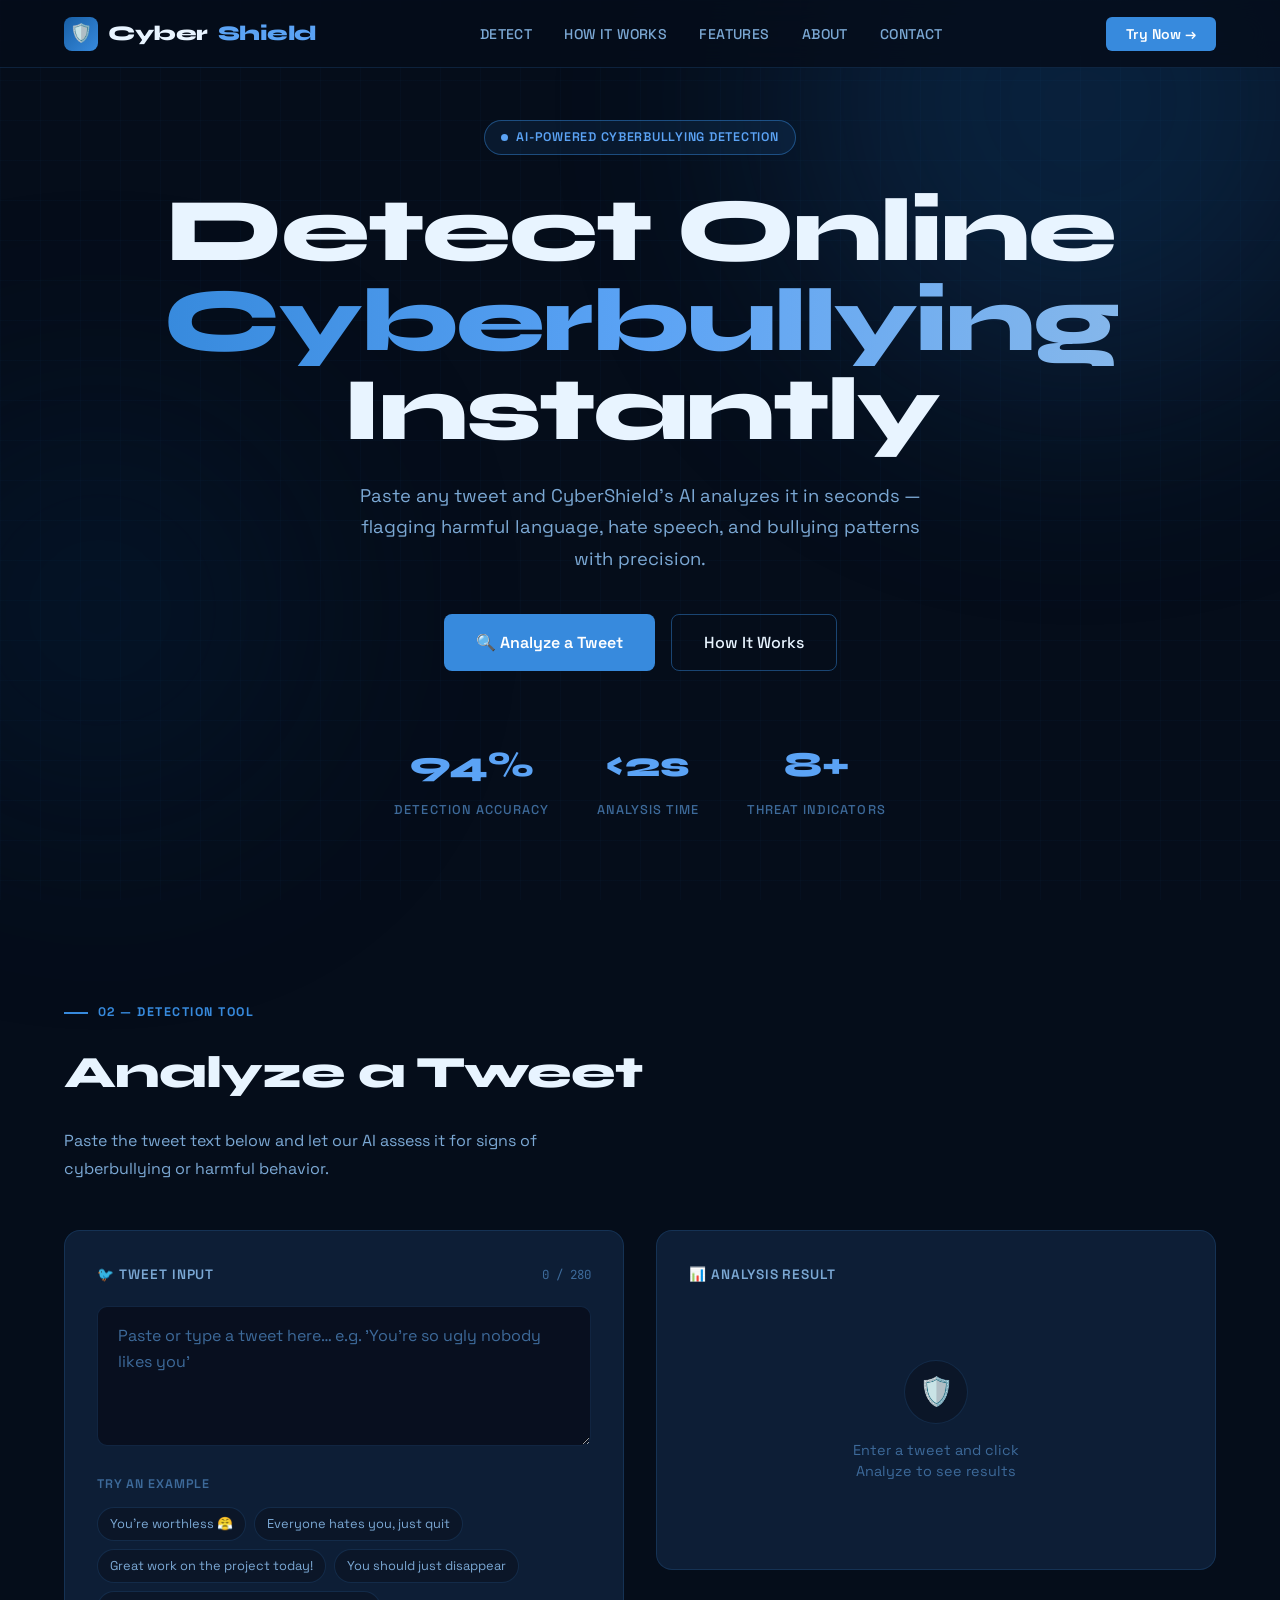
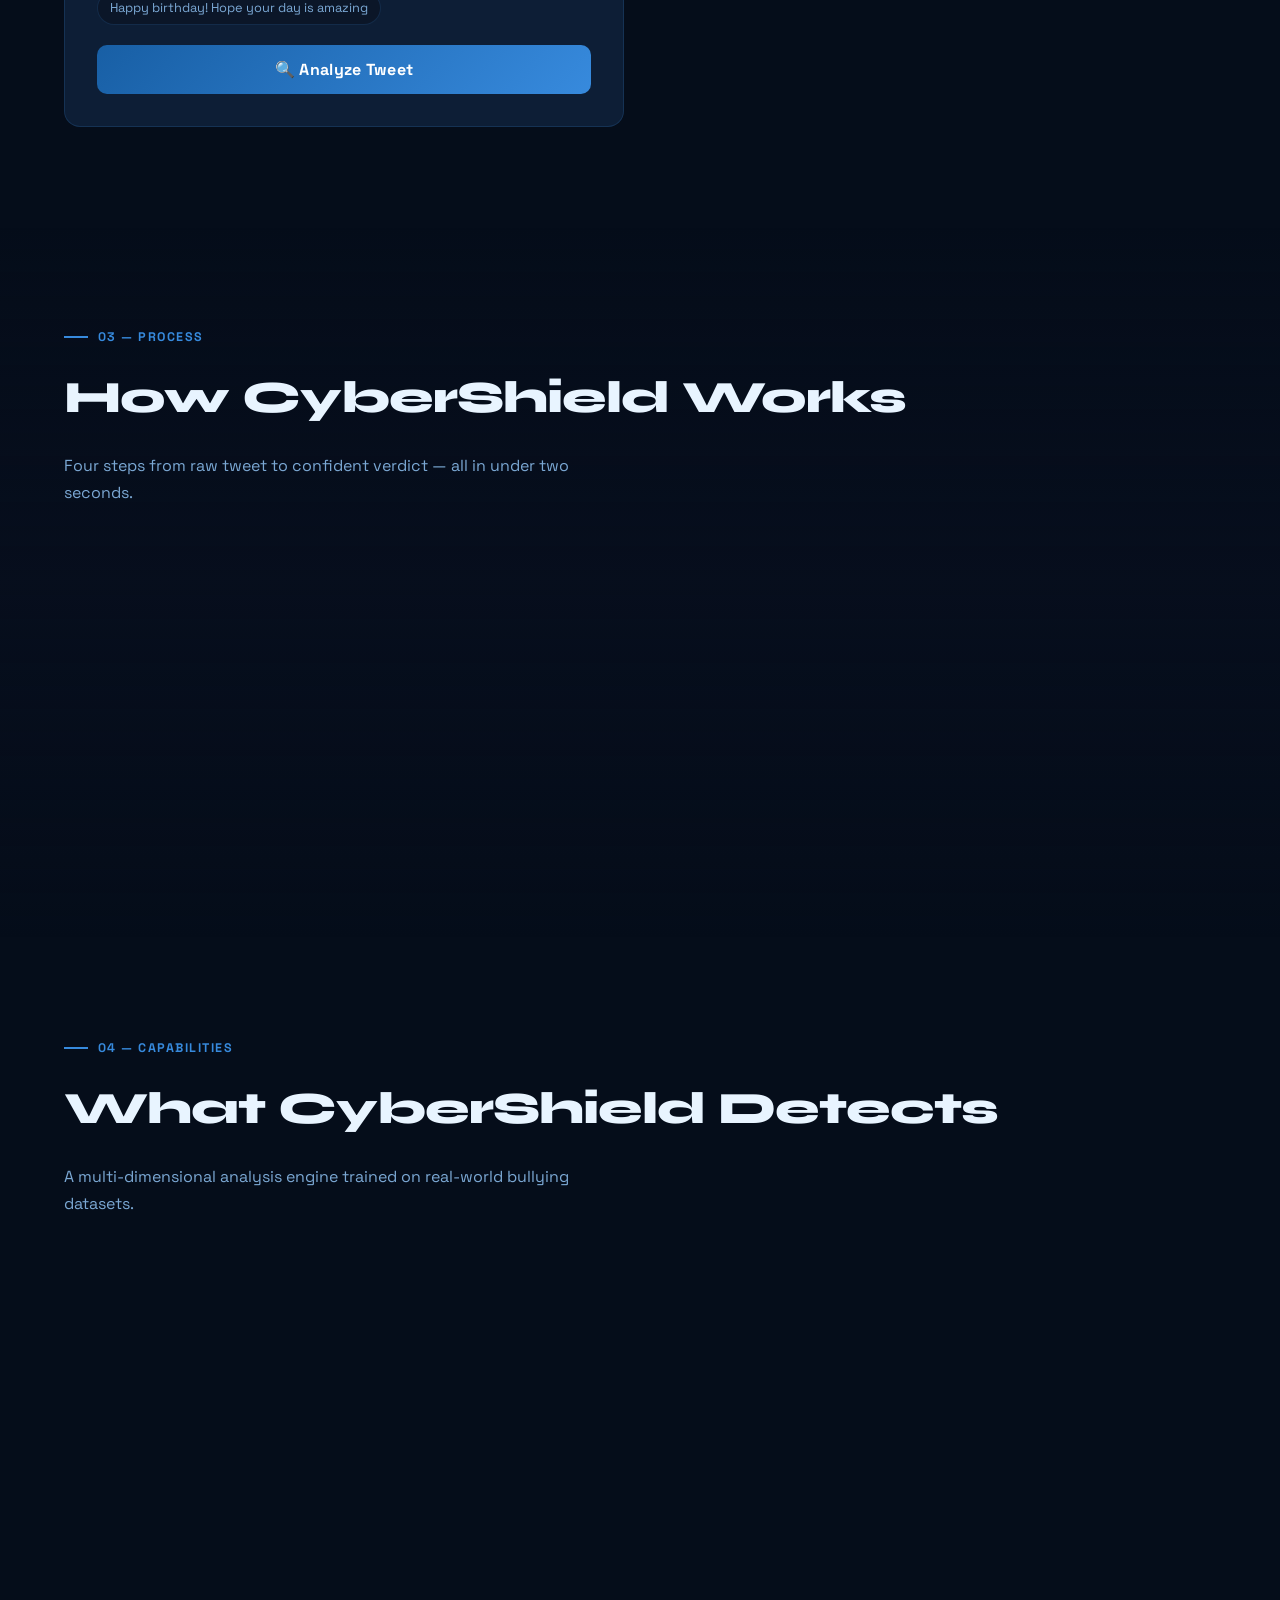
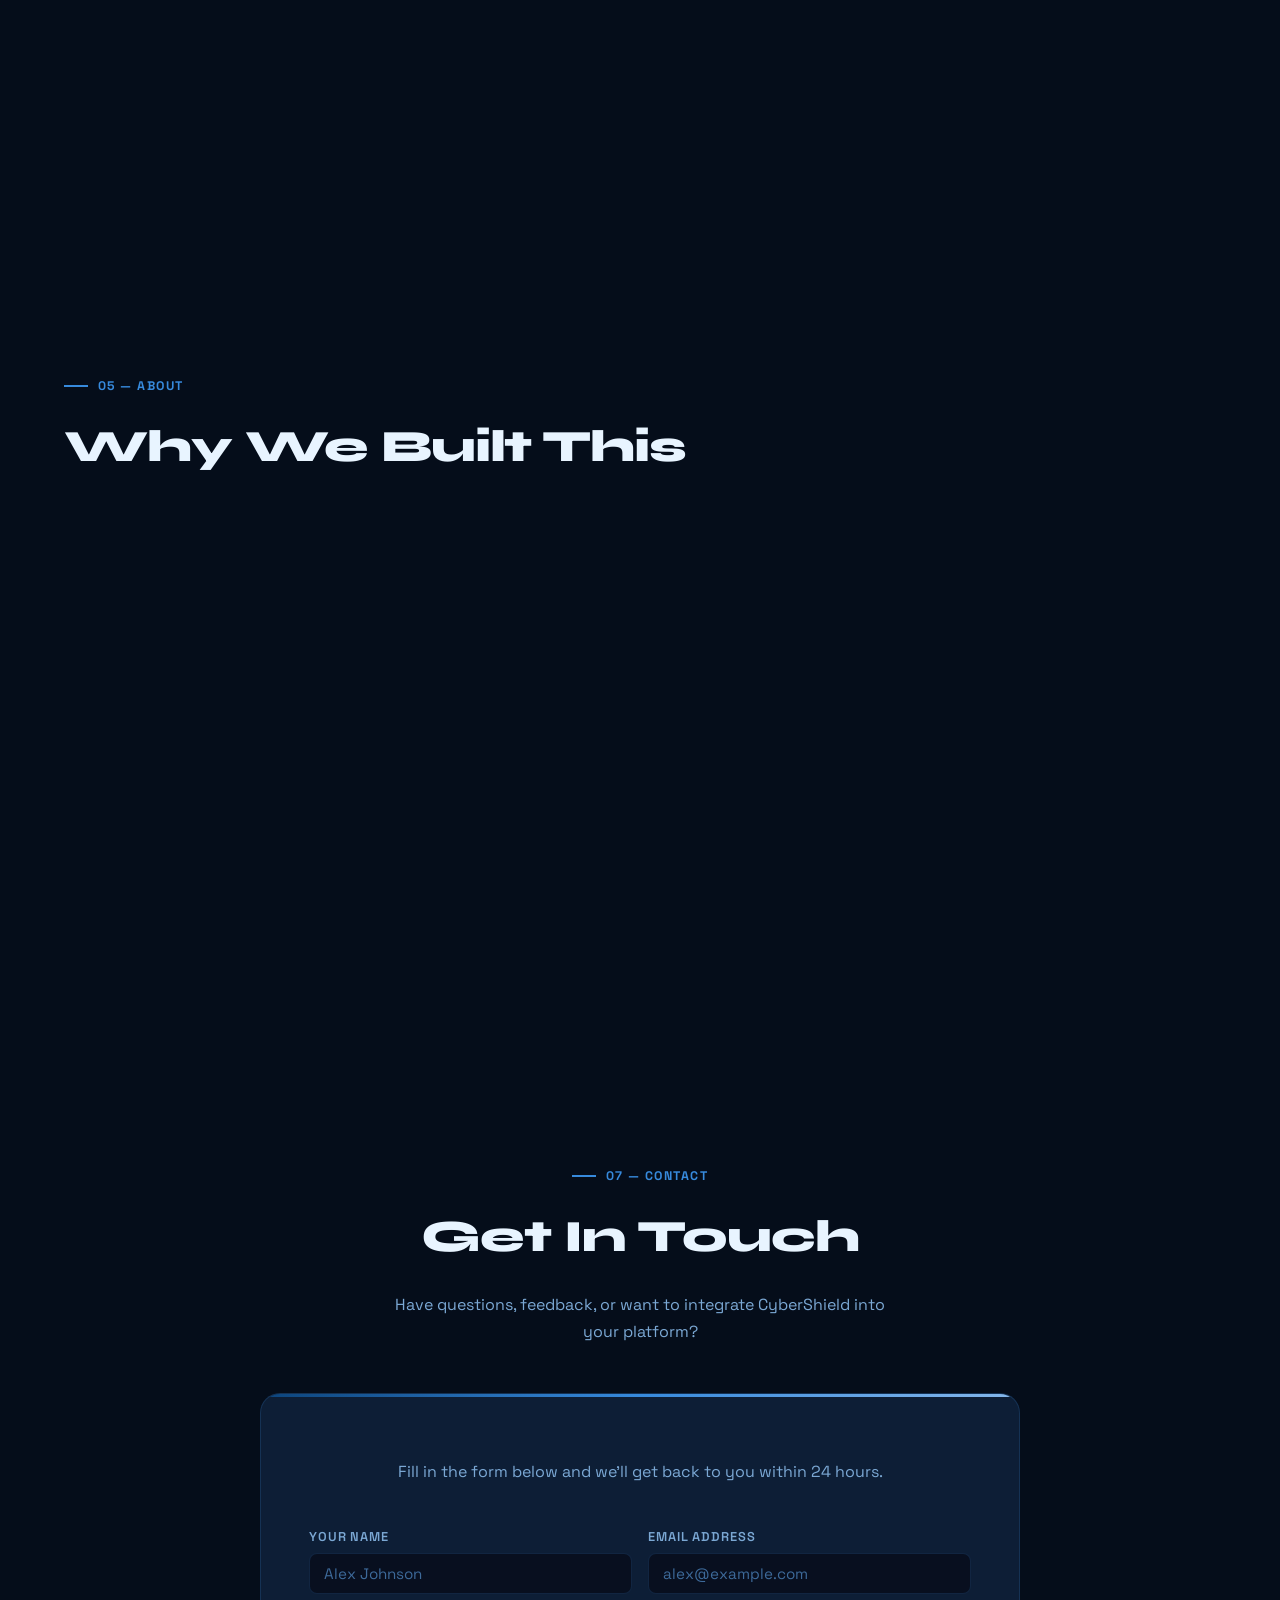
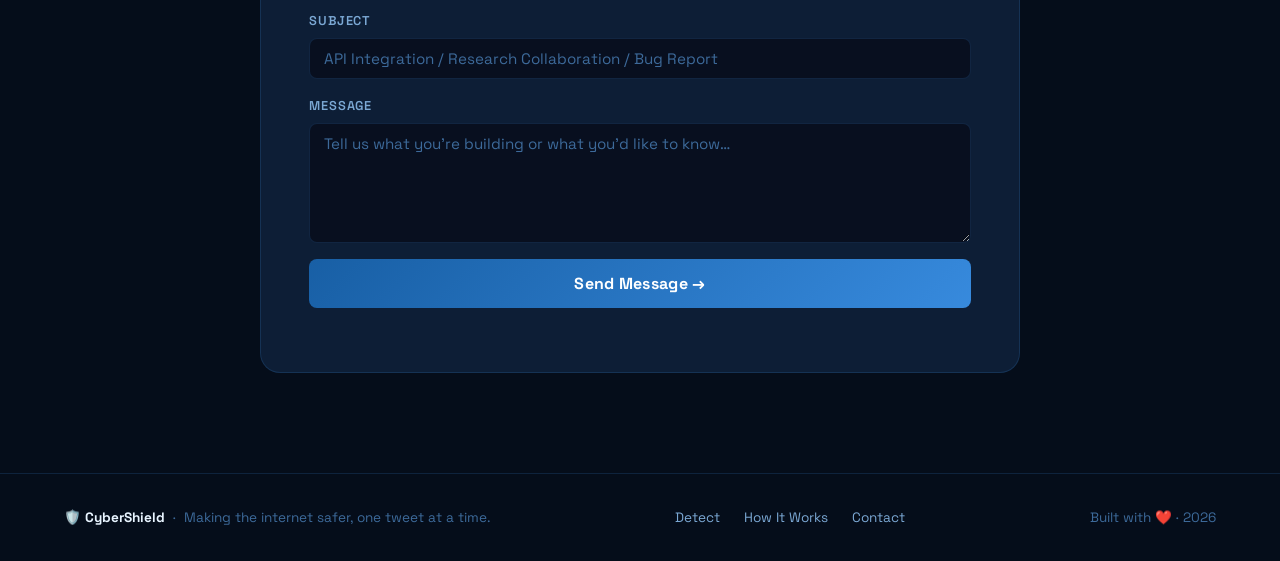
<file: index.html>
<!DOCTYPE html>
<html lang="en">
<head>
  <meta charset="UTF-8">
  <meta name="viewport" content="width=device-width, initial-scale=1.0">
  <title>CyberShield — Tweet Cyberbullying Detector</title>
  <link href="https://fonts.googleapis.com/css2?family=Space+Grotesk:wght@300;400;500;600;700&family=Syne:wght@400;700;800&family=JetBrains+Mono:wght@400;500&display=swap" rel="stylesheet">
  <link rel="stylesheet" href="style.css">
</head>
<body>

<!-- Glow orbs -->
<div class="glow-orb glow-orb-1"></div>
<div class="glow-orb glow-orb-2"></div>

<!-- NAV -->
<nav>
  <a href="#hero" class="nav-logo">
    <div class="shield-icon">🛡️</div>
    Cyber<span class="accent">Shield</span>
  </a>
  <ul class="nav-links">
    <li><a href="#detect">Detect</a></li>
    <li><a href="#how">How It Works</a></li>
    <li><a href="#features">Features</a></li>
    <li><a href="#about">About</a></li>
    <li><a href="#contact">Contact</a></li>
  </ul>
  <button class="nav-cta" onclick="document.getElementById('detect').scrollIntoView({behavior:'smooth'})">Try Now →</button>
</nav>

<!-- HERO -->
<section id="hero">
  <div class="hero-badge">
    <span class="dot"></span>
    AI-Powered Cyberbullying Detection
  </div>

  <h1>
    Detect Online<br>
    <span class="line-accent">Cyberbullying</span>
    Instantly
  </h1>

  <p class="hero-sub">
    Paste any tweet and CyberShield's AI analyzes it in seconds — flagging harmful language, hate speech, and bullying patterns with precision.
  </p>

  <div class="hero-buttons">
    <a href="#detect" class="btn-primary">🔍 Analyze a Tweet</a>
    <a href="#how" class="btn-outline">How It Works</a>
  </div>

  <div class="hero-stats">
    <div class="hero-stat">
      <span class="num">94%</span>
      <span class="label">Detection Accuracy</span>
    </div>
    <div class="hero-stat">
      <span class="num">&lt;2s</span>
      <span class="label">Analysis Time</span>
    </div>
    <div class="hero-stat">
      <span class="num">8+</span>
      <span class="label">Threat Indicators</span>
    </div>
  </div>
</section>

<!-- DETECT TOOL -->
<section id="detect">
  <div class="section-label">02 — Detection Tool</div>
  <h2 class="section-title">Analyze a Tweet</h2>
  <p class="section-sub">Paste the tweet text below and let our AI assess it for signs of cyberbullying or harmful behavior.</p>

  <div class="detect-grid">
    <!-- Input Panel -->
    <div class="detect-panel">
      <div class="detect-panel-header">
        <span class="panel-title">🐦 Tweet Input</span>
        <span class="char-count" id="charCount">0 / 280</span>
      </div>

      <textarea
        class="tweet-input"
        id="tweetInput"
        placeholder="Paste or type a tweet here… e.g. 'You're so ugly nobody likes you'"
        maxlength="560"
      ></textarea>

      <div class="example-tweets">
        <div class="example-label">Try an example</div>
        <div class="examples-row">
          <span class="example-chip" onclick="loadExample(this)">You're worthless 😤</span>
          <span class="example-chip" onclick="loadExample(this)">Everyone hates you, just quit</span>
          <span class="example-chip" onclick="loadExample(this)">Great work on the project today!</span>
          <span class="example-chip" onclick="loadExample(this)">You should just disappear</span>
          <span class="example-chip" onclick="loadExample(this)">Happy birthday! Hope your day is amazing</span>
        </div>
      </div>

      <button class="analyze-btn" id="analyzeBtn" onclick="analyzeTweet()">
        <span id="btnText">🔍 Analyze Tweet</span>
      </button>
    </div>

    <!-- Result Panel -->
    <div class="result-panel" id="resultPanel">
      <div class="panel-title" style="margin-bottom:1.25rem;">📊 Analysis Result</div>

      <div class="result-idle" id="idleState">
        <div class="idle-icon">🛡️</div>
        <p>Enter a tweet and click Analyze to see results</p>
      </div>

      <div class="spinner" id="spinnerState">
        <div class="spin-ring"></div>
        <span>Analyzing tweet…</span>
      </div>

      <div class="result-content" id="resultContent">
        <div id="verdictBadge" class="verdict-badge"></div>

        <div class="confidence-section">
          <div class="conf-label">Confidence Score</div>
          <div class="conf-bar-bg">
            <div class="conf-bar-fill" id="confBar" style="width: 0%;"></div>
          </div>
          <div class="conf-value" id="confValue">—</div>
        </div>

        <div class="indicators-grid" id="indicatorsGrid"></div>

        <div class="ai-summary" id="aiSummary"></div>
      </div>
    </div>
  </div>
</section>

<!-- HOW IT WORKS -->
<section id="how">
  <div class="section-label">03 — Process</div>
  <h2 class="section-title">How CyberShield Works</h2>
  <p class="section-sub">Four steps from raw tweet to confident verdict — all in under two seconds.</p>

  <div class="steps-grid">
    <div class="step-card fade-in">
      <div class="step-num">01</div>
      <span class="step-icon">📥</span>
      <h3>Tweet Input</h3>
      <p>You paste the tweet text. CyberShield accepts any English-language tweet up to 560 characters.</p>
      <span class="step-connector">→</span>
    </div>
    <div class="step-card fade-in">
      <div class="step-num">02</div>
      <span class="step-icon">🧹</span>
      <h3>Pre-processing</h3>
      <p>The text is cleaned — slang normalized, hashtags parsed, emojis decoded — for accurate model input.</p>
      <span class="step-connector">→</span>
    </div>
    <div class="step-card fade-in">
      <div class="step-num">03</div>
      <span class="step-icon">🧠</span>
      <h3>AI Analysis</h3>
      <p>Our NLP model scans for threat patterns, toxicity signals, personal attacks, and hate speech markers.</p>
      <span class="step-connector">→</span>
    </div>
    <div class="step-card fade-in">
      <div class="step-num">04</div>
      <span class="step-icon">📊</span>
      <h3>Verdict + Report</h3>
      <p>A confidence-scored verdict is returned with a breakdown of each detected indicator and a plain-language summary.</p>
    </div>
  </div>
</section>

<!-- FEATURES -->
<section id="features">
  <div class="section-label">04 — Capabilities</div>
  <h2 class="section-title">What CyberShield Detects</h2>
  <p class="section-sub">A multi-dimensional analysis engine trained on real-world bullying datasets.</p>

  <div class="features-grid">
    <div class="feature-card fade-in">
      <div class="feature-icon-wrap">🎯</div>
      <h3>Personal Attacks</h3>
      <p>Detects direct insults targeting an individual's appearance, intelligence, or identity with high precision.</p>
    </div>
    <div class="feature-card fade-in">
      <div class="feature-icon-wrap">💀</div>
      <h3>Threats & Harm</h3>
      <p>Flags language that encourages self-harm, exclusion, or physical threats — even when phrased subtly.</p>
    </div>
    <div class="feature-card fade-in">
      <div class="feature-icon-wrap">🔥</div>
      <h3>Hate Speech</h3>
      <p>Identifies slurs and group-targeted harassment across race, gender, sexuality, religion, and more.</p>
    </div>
    <div class="feature-card fade-in">
      <div class="feature-icon-wrap">😠</div>
      <h3>Toxicity Scoring</h3>
      <p>Assigns a 0–100 toxicity score so you can set your own threshold for moderation pipelines.</p>
    </div>
    <div class="feature-card fade-in">
      <div class="feature-icon-wrap">🧩</div>
      <h3>Context Awareness</h3>
      <p>Understands sarcasm, coded language, and emoji-heavy messages that trip up keyword filters.</p>
    </div>
    <div class="feature-card fade-in">
      <div class="feature-icon-wrap">⚡</div>
      <h3>Real-time Results</h3>
      <p>Analysis completes in under 2 seconds — fast enough for live moderation queues and browser extensions.</p>
    </div>
  </div>
</section>

<!-- ABOUT -->
<section id="about">
  <div class="section-label">05 — About</div>
  <h2 class="section-title">Why We Built This</h2>

  <div class="about-grid">
    <div class="about-visual fade-in">
      <div class="avatar-shield">🛡️</div>
      <h3>CyberShield</h3>
      <p>Built to make the internet safer — one tweet at a time. Our mission is to give individuals, schools, and platforms a reliable tool to identify cyberbullying before it causes harm.</p>
      <div class="tech-pills">
        <span class="tech-pill">Python</span>
        <span class="tech-pill">NLP</span>
        <span class="tech-pill">Twitter API</span>
        <span class="tech-pill">Scikit-learn</span>
        <span class="tech-pill">Flask</span>
        <span class="tech-pill">TensorFlow</span>
      </div>
    </div>

    <div class="about-text fade-in">
      <p>Cyberbullying affects <strong>over 40% of young people online</strong>, and most platforms rely on slow, manual reporting to catch it. CyberShield changes that.</p>
      <p>By applying <strong>natural language processing and machine learning</strong> directly to tweet content, we can detect harmful patterns instantly — whether it's a direct insult, a coordinated pile-on, or a subtle threat disguised as a joke.</p>
      <p>The tool is designed to be transparent: every verdict comes with a <strong>confidence score and indicator breakdown</strong> so you understand exactly why a tweet was flagged. No black boxes.</p>
      <p>Whether you're a researcher studying online harm, a school counselor monitoring student safety, or a developer building a safer platform — <strong>CyberShield is built for you.</strong></p>
    </div>
  </div>
</section>

<!-- CONTACT -->
<section id="contact">
  <div class="section-label" style="justify-content:center;">07 — Contact</div>
  <h2 class="section-title">Get In Touch</h2>
  <p class="section-sub" style="margin:0 auto 0;">Have questions, feedback, or want to integrate CyberShield into your platform?</p>

  <div class="contact-card">
    <p style="color:var(--text-secondary); font-size:1rem;">Fill in the form below and we'll get back to you within 24 hours.</p>
    <div class="contact-form">
      <div class="form-group">
        <label class="form-label">Your Name</label>
        <input class="form-input" type="text" placeholder="Alex Johnson">
      </div>
      <div class="form-group">
        <label class="form-label">Email Address</label>
        <input class="form-input" type="email" placeholder="alex@example.com">
      </div>
      <div class="form-group full">
        <label class="form-label">Subject</label>
        <input class="form-input" type="text" placeholder="API Integration / Research Collaboration / Bug Report">
      </div>
      <div class="form-group full">
        <label class="form-label">Message</label>
        <textarea class="form-textarea" placeholder="Tell us what you're building or what you'd like to know…"></textarea>
      </div>
      <button class="form-submit" onclick="handleContactSubmit(event)">Send Message →</button>
    </div>
  </div>
</section>

<!-- FOOTER -->
<footer>
  <div>
    <span style="color:var(--text-secondary);">🛡️ <strong style="color:var(--text-primary);">CyberShield</strong></span>
    &nbsp;·&nbsp; Making the internet safer, one tweet at a time.
  </div>
  <div style="display:flex;gap:1.5rem;">
    <a href="#detect">Detect</a>
    <a href="#how">How It Works</a>
    <a href="#contact">Contact</a>
  </div>
  <div>Built with ❤️ · 2026</div>
</footer>

<script src="main.js"></script>
</body>
</html>
</file>
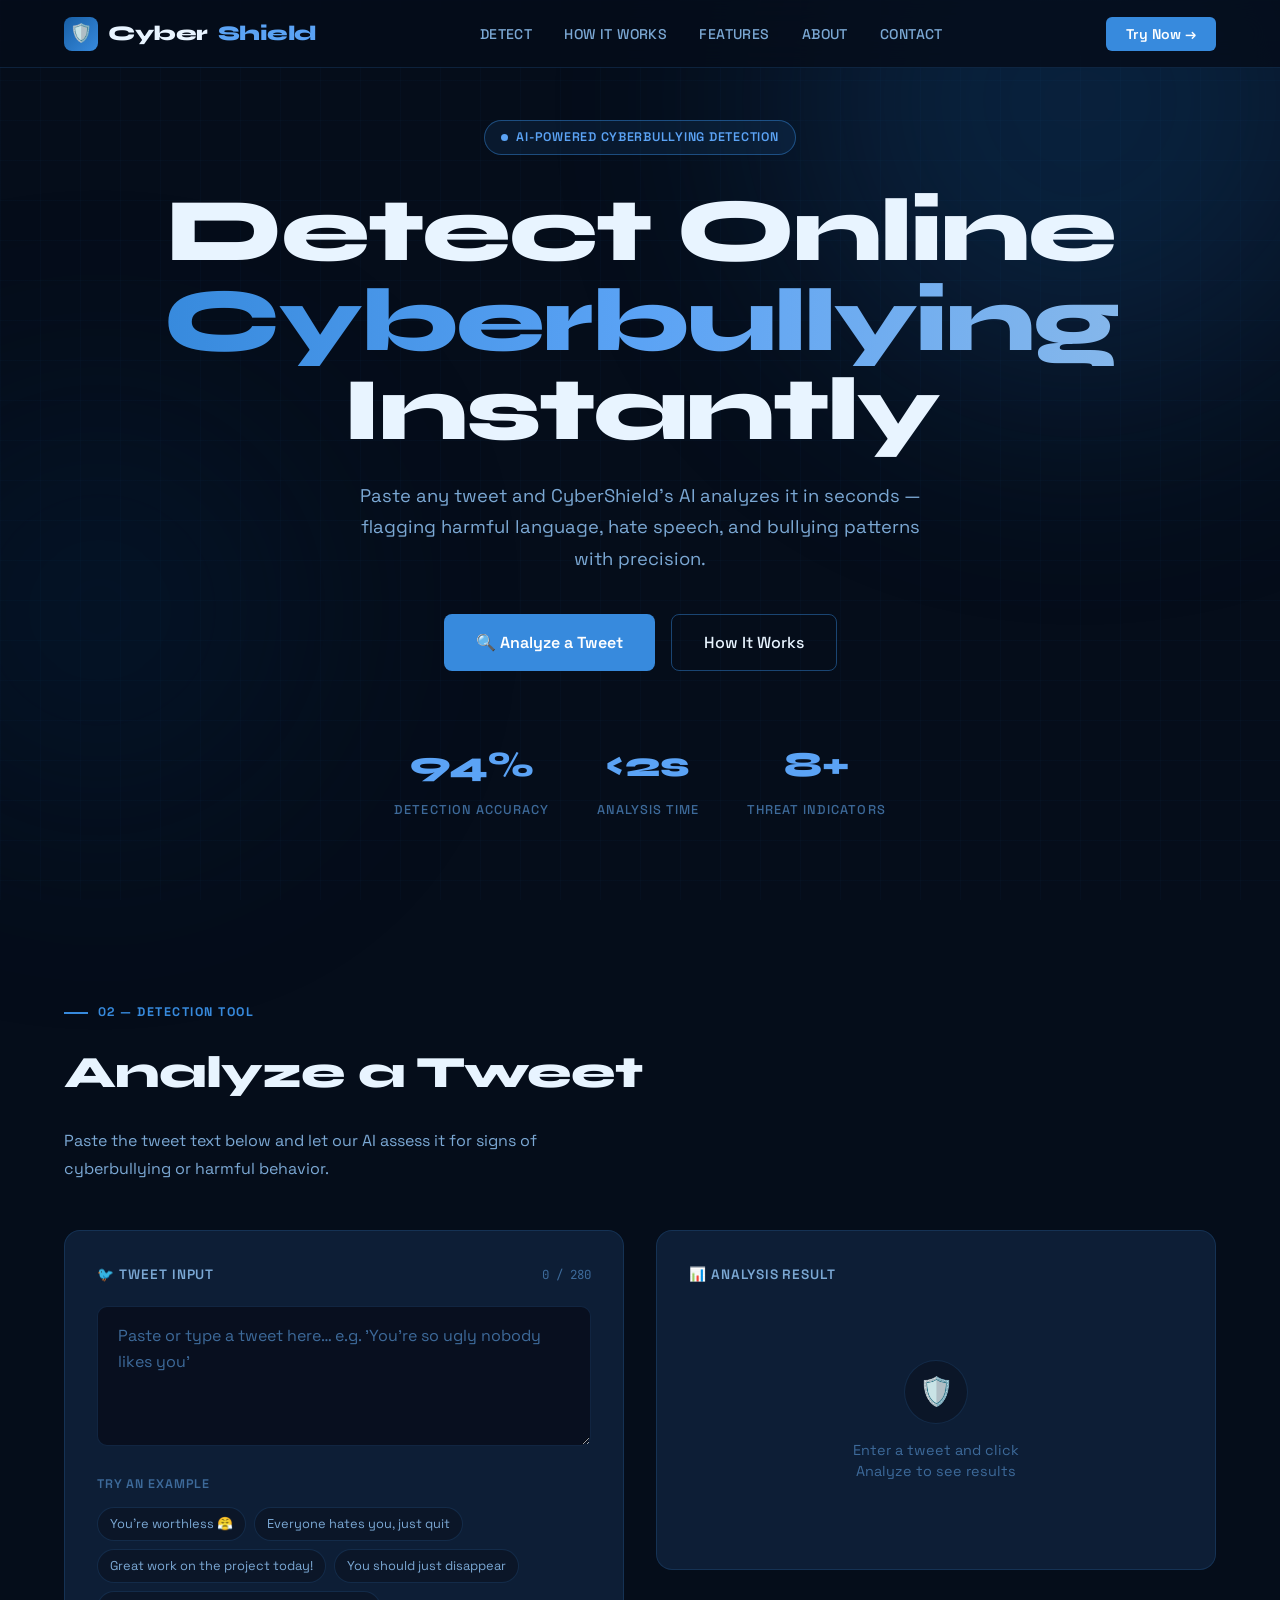
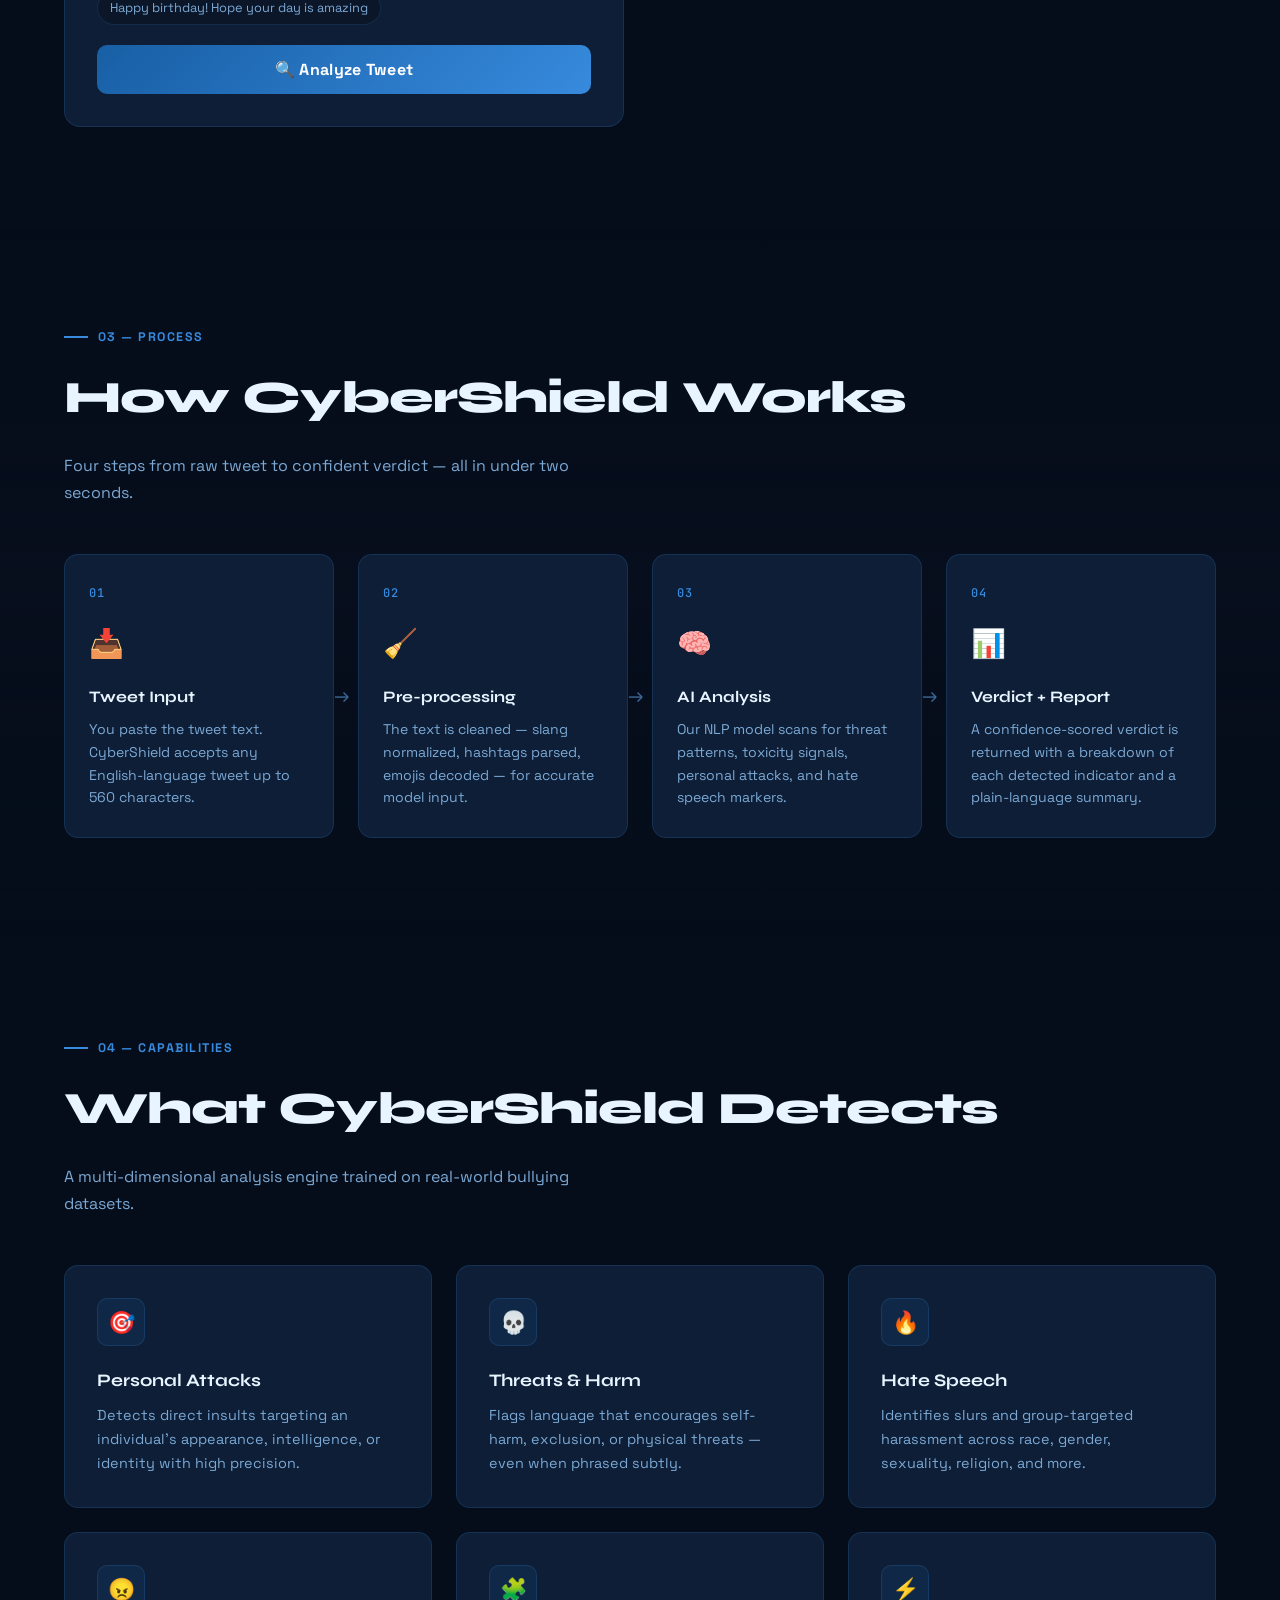
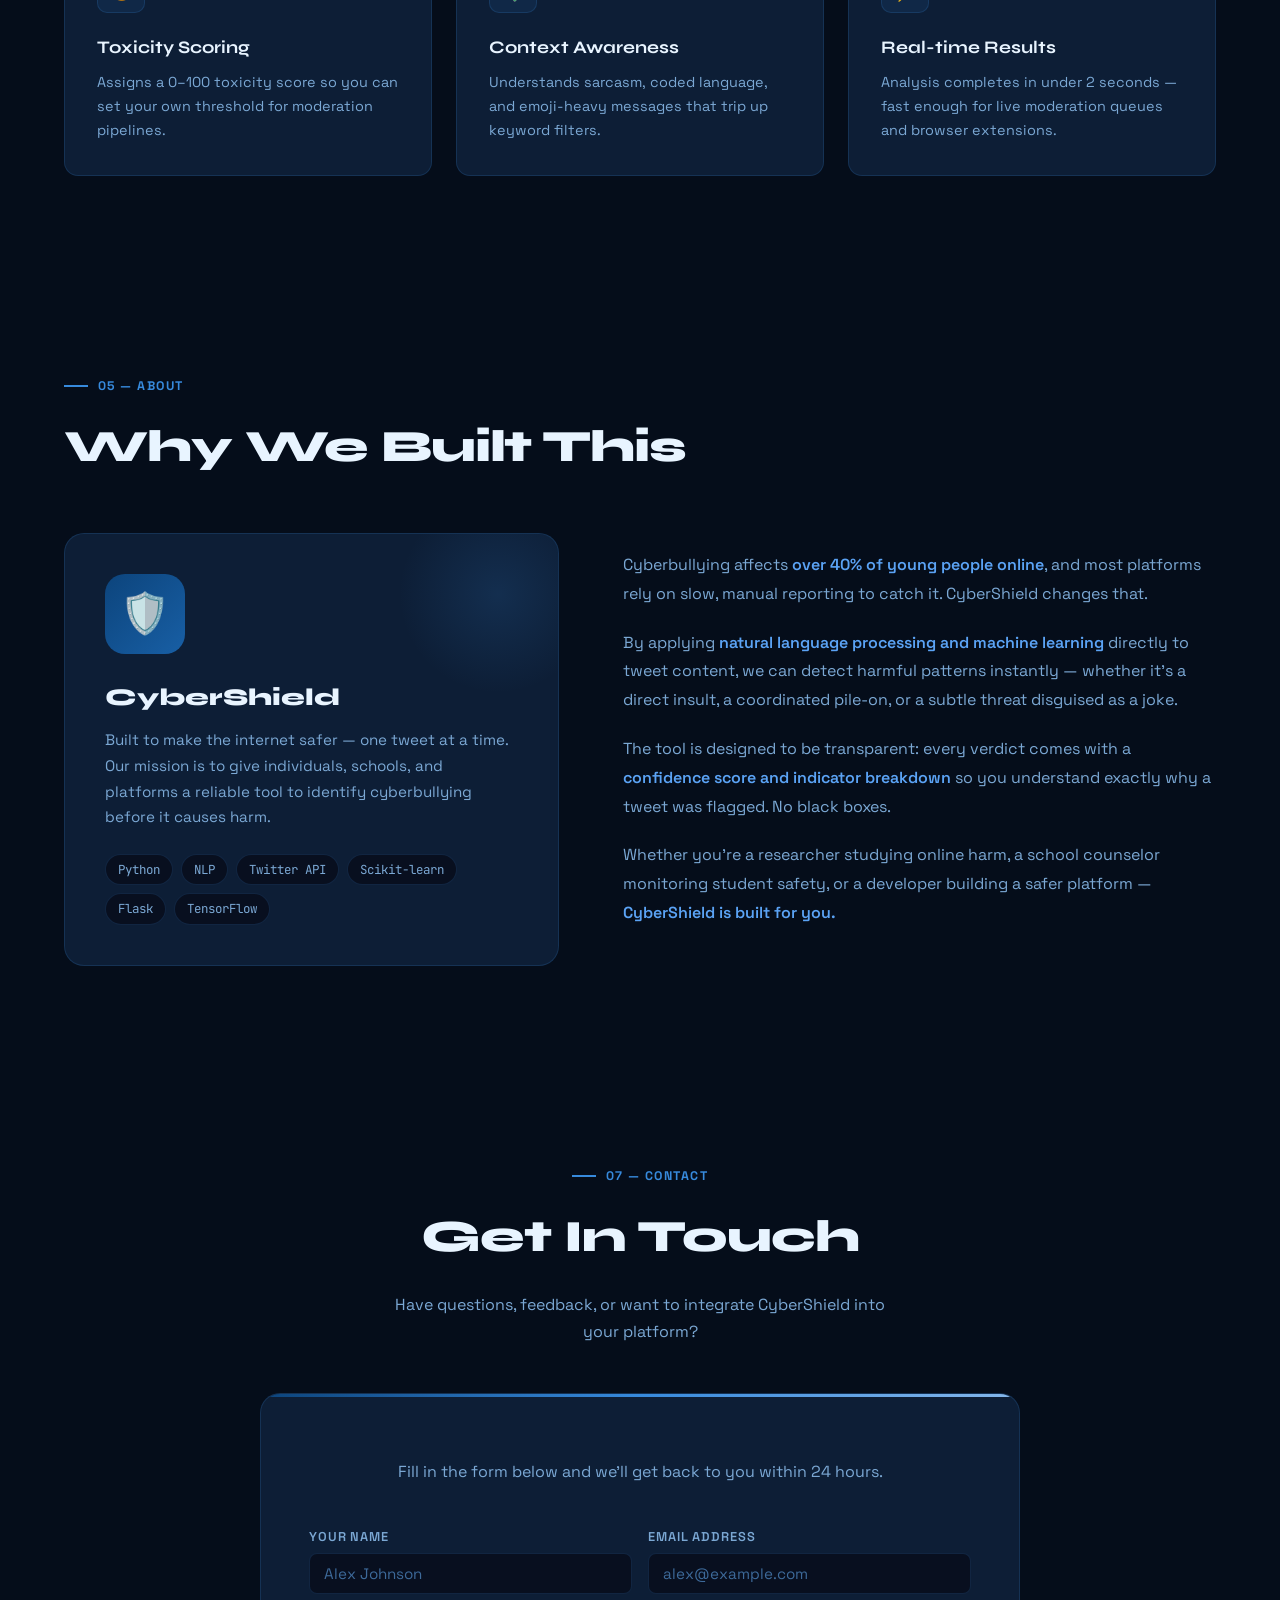
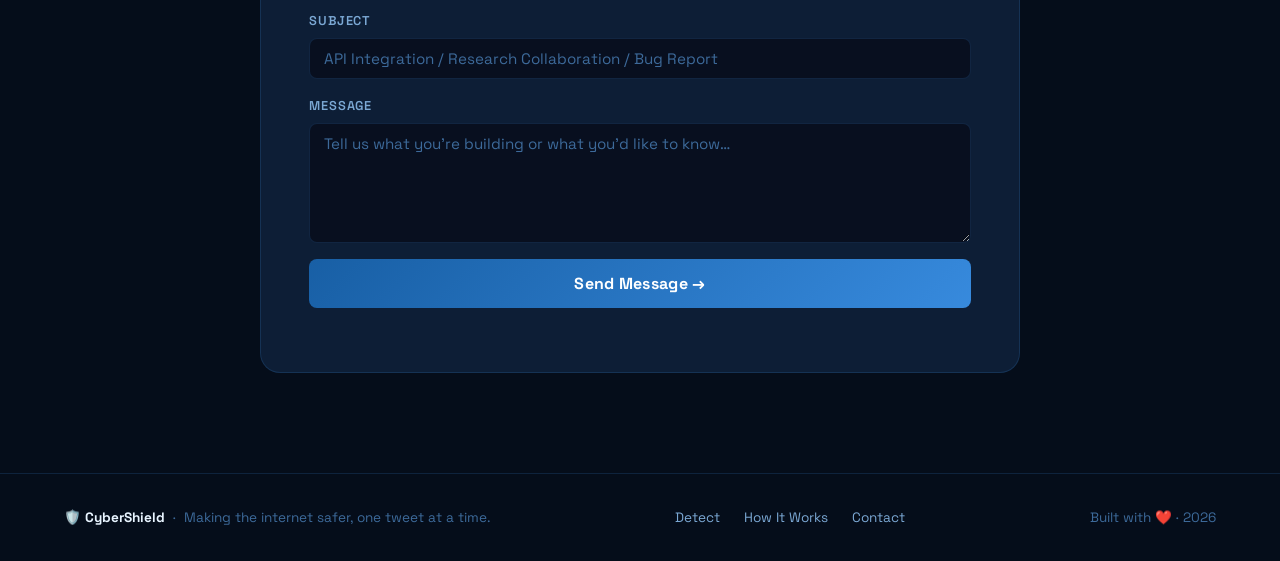
<file: clause2.html>
<!DOCTYPE html>
<html lang="en">
<head>
<meta charset="UTF-8">
<meta name="viewport" content="width=device-width, initial-scale=1.0">
<title>CyberShield — Tweet Cyberbullying Detector</title>
<link href="https://fonts.googleapis.com/css2?family=Space+Grotesk:wght@300;400;500;600;700&family=Syne:wght@400;700;800&family=JetBrains+Mono:wght@400;500&display=swap" rel="stylesheet">
<style>
  :root {
    --blue-50: #e6f1fb;
    --blue-100: #b5d4f4;
    --blue-200: #85b7eb;
    --blue-400: #378add;
    --blue-600: #185fa5;
    --blue-800: #0c447c;
    --blue-900: #042c53;
    --red-400: #e24b4a;
    --red-600: #a32d2d;
    --green-400: #639922;
    --amber-400: #ba7517;
    --gray-50: #f1efe8;
    --gray-100: #d3d1c7;
    --gray-800: #444441;
    --bg: #050d1a;
    --bg2: #080f1f;
    --bg3: #0b1628;
    --card: #0d1e36;
    --card2: #0f2240;
    --border: rgba(55, 138, 221, 0.18);
    --border-bright: rgba(55, 138, 221, 0.45);
    --text-primary: #e8f4ff;
    --text-secondary: #7ba8d4;
    --text-muted: #3d6a9a;
    --accent: #378add;
    --accent-bright: #5ba3f5;
    --font-display: 'Syne', sans-serif;
    --font-body: 'Space Grotesk', sans-serif;
    --font-mono: 'JetBrains Mono', monospace;
  }

  *, *::before, *::after { box-sizing: border-box; margin: 0; padding: 0; }

  html { scroll-behavior: smooth; }

  body {
    background: var(--bg);
    color: var(--text-primary);
    font-family: var(--font-body);
    font-size: 16px;
    line-height: 1.7;
    overflow-x: hidden;
  }

  /* ── Grid texture overlay ── */
  body::before {
    content: '';
    position: fixed;
    inset: 0;
    background-image:
      linear-gradient(rgba(55,138,221,0.03) 1px, transparent 1px),
      linear-gradient(90deg, rgba(55,138,221,0.03) 1px, transparent 1px);
    background-size: 40px 40px;
    pointer-events: none;
    z-index: 0;
  }

  /* ── Radial glow ── */
  .glow-orb {
    position: fixed;
    border-radius: 50%;
    filter: blur(120px);
    pointer-events: none;
    z-index: 0;
    opacity: 0.25;
  }
  .glow-orb-1 { width: 600px; height: 600px; background: #185fa5; top: -200px; right: -100px; }
  .glow-orb-2 { width: 400px; height: 400px; background: #042c53; bottom: 10%; left: -100px; }

  /* ── NAV ── */
  nav {
    position: fixed;
    top: 0; left: 0; right: 0;
    z-index: 100;
    display: flex;
    align-items: center;
    justify-content: space-between;
    padding: 0 5%;
    height: 68px;
    background: rgba(5, 13, 26, 0.82);
    backdrop-filter: blur(16px);
    border-bottom: 1px solid var(--border);
  }

  .nav-logo {
    display: flex;
    align-items: center;
    gap: 10px;
    font-family: var(--font-display);
    font-size: 1.3rem;
    font-weight: 800;
    color: var(--text-primary);
    text-decoration: none;
    letter-spacing: -0.5px;
  }

  .nav-logo .shield-icon {
    width: 34px; height: 34px;
    background: linear-gradient(135deg, var(--blue-600), var(--blue-400));
    border-radius: 8px;
    display: flex; align-items: center; justify-content: center;
    font-size: 18px;
  }

  .nav-logo span.accent { color: var(--accent-bright); }

  .nav-links {
    display: flex;
    gap: 2rem;
    list-style: none;
  }

  .nav-links a {
    color: var(--text-secondary);
    text-decoration: none;
    font-size: 0.88rem;
    font-weight: 500;
    letter-spacing: 0.03em;
    text-transform: uppercase;
    transition: color 0.2s;
  }

  .nav-links a:hover { color: var(--accent-bright); }

  .nav-cta {
    background: var(--accent);
    color: #fff;
    border: none;
    padding: 8px 20px;
    border-radius: 6px;
    font-family: var(--font-body);
    font-size: 0.88rem;
    font-weight: 600;
    cursor: pointer;
    transition: background 0.2s, transform 0.15s;
  }
  .nav-cta:hover { background: var(--accent-bright); transform: translateY(-1px); }

  /* ── SECTIONS ── */
  section { position: relative; z-index: 1; }

  /* ── HERO ── */
  #hero {
    min-height: 100vh;
    display: flex;
    flex-direction: column;
    align-items: center;
    justify-content: center;
    text-align: center;
    padding: 120px 5% 80px;
  }

  .hero-badge {
    display: inline-flex;
    align-items: center;
    gap: 8px;
    background: rgba(55, 138, 221, 0.1);
    border: 1px solid var(--border-bright);
    padding: 6px 16px;
    border-radius: 999px;
    font-size: 0.78rem;
    font-weight: 600;
    color: var(--accent-bright);
    letter-spacing: 0.06em;
    text-transform: uppercase;
    margin-bottom: 2rem;
    animation: fadeSlideDown 0.8s ease both;
  }

  .hero-badge .dot {
    width: 7px; height: 7px;
    border-radius: 50%;
    background: var(--accent-bright);
    animation: pulse 2s ease infinite;
  }

  @keyframes pulse {
    0%, 100% { opacity: 1; transform: scale(1); }
    50% { opacity: 0.5; transform: scale(0.7); }
  }

  h1 {
    font-family: var(--font-display);
    font-size: clamp(3rem, 7vw, 6rem);
    font-weight: 800;
    line-height: 1.0;
    letter-spacing: -2px;
    color: var(--text-primary);
    margin-bottom: 1.5rem;
    animation: fadeSlideDown 0.9s ease 0.1s both;
  }

  h1 .line-accent {
    display: block;
    background: linear-gradient(90deg, var(--blue-400), var(--accent-bright), var(--blue-200));
    -webkit-background-clip: text;
    -webkit-text-fill-color: transparent;
    background-clip: text;
  }

  .hero-sub {
    font-size: 1.15rem;
    color: var(--text-secondary);
    max-width: 580px;
    margin: 0 auto 2.5rem;
    animation: fadeSlideDown 0.9s ease 0.2s both;
  }

  .hero-buttons {
    display: flex;
    gap: 1rem;
    justify-content: center;
    animation: fadeSlideDown 0.9s ease 0.3s both;
  }

  .btn-primary {
    background: var(--accent);
    color: #fff;
    border: none;
    padding: 14px 32px;
    border-radius: 8px;
    font-family: var(--font-body);
    font-size: 1rem;
    font-weight: 600;
    cursor: pointer;
    text-decoration: none;
    transition: all 0.2s;
    display: inline-flex; align-items: center; gap: 8px;
  }
  .btn-primary:hover { background: var(--accent-bright); transform: translateY(-2px); box-shadow: 0 8px 32px rgba(55,138,221,0.35); }

  .btn-outline {
    background: transparent;
    color: var(--text-primary);
    border: 1px solid var(--border-bright);
    padding: 14px 32px;
    border-radius: 8px;
    font-family: var(--font-body);
    font-size: 1rem;
    font-weight: 500;
    cursor: pointer;
    text-decoration: none;
    transition: all 0.2s;
    display: inline-flex; align-items: center; gap: 8px;
  }
  .btn-outline:hover { border-color: var(--accent-bright); color: var(--accent-bright); }

  .hero-stats {
    display: flex;
    gap: 3rem;
    margin-top: 4rem;
    justify-content: center;
    animation: fadeSlideDown 0.9s ease 0.5s both;
  }

  .hero-stat { text-align: center; }
  .hero-stat .num {
    font-family: var(--font-display);
    font-size: 2.2rem;
    font-weight: 800;
    color: var(--accent-bright);
    display: block;
  }
  .hero-stat .label {
    font-size: 0.8rem;
    color: var(--text-muted);
    text-transform: uppercase;
    letter-spacing: 0.08em;
    font-weight: 500;
  }

  /* ── DETECT TOOL ── */
  #detect {
    padding: 100px 5%;
  }

  .section-label {
    font-size: 0.78rem;
    font-weight: 700;
    letter-spacing: 0.12em;
    text-transform: uppercase;
    color: var(--accent);
    margin-bottom: 0.75rem;
    display: flex; align-items: center; gap: 10px;
  }
  .section-label::before {
    content: '';
    display: inline-block;
    width: 24px; height: 2px;
    background: var(--accent);
  }

  .section-title {
    font-family: var(--font-display);
    font-size: clamp(1.8rem, 3.5vw, 3rem);
    font-weight: 800;
    letter-spacing: -1px;
    margin-bottom: 1rem;
  }

  .section-sub {
    color: var(--text-secondary);
    font-size: 1rem;
    margin-bottom: 3rem;
    max-width: 520px;
  }

  .detect-grid {
    display: grid;
    grid-template-columns: 1fr 1fr;
    gap: 2rem;
    align-items: start;
  }

  .detect-panel {
    background: var(--card);
    border: 1px solid var(--border);
    border-radius: 16px;
    padding: 2rem;
  }

  .detect-panel-header {
    display: flex;
    align-items: center;
    justify-content: space-between;
    margin-bottom: 1.25rem;
  }

  .panel-title {
    font-size: 0.85rem;
    font-weight: 600;
    color: var(--text-secondary);
    text-transform: uppercase;
    letter-spacing: 0.07em;
    display: flex; align-items: center; gap: 8px;
  }

  .char-count {
    font-family: var(--font-mono);
    font-size: 0.78rem;
    color: var(--text-muted);
  }

  .tweet-input {
    width: 100%;
    background: var(--bg2);
    border: 1px solid var(--border);
    border-radius: 10px;
    padding: 1rem 1.25rem;
    color: var(--text-primary);
    font-family: var(--font-body);
    font-size: 1rem;
    line-height: 1.6;
    resize: vertical;
    min-height: 140px;
    transition: border-color 0.2s;
    outline: none;
  }
  .tweet-input:focus { border-color: var(--accent); }
  .tweet-input::placeholder { color: var(--text-muted); }

  .example-tweets {
    margin-top: 1.25rem;
  }

  .example-label {
    font-size: 0.78rem;
    color: var(--text-muted);
    font-weight: 600;
    text-transform: uppercase;
    letter-spacing: 0.07em;
    margin-bottom: 0.75rem;
  }

  .examples-row {
    display: flex;
    flex-wrap: wrap;
    gap: 8px;
  }

  .example-chip {
    background: var(--bg3);
    border: 1px solid var(--border);
    padding: 5px 12px;
    border-radius: 999px;
    font-size: 0.8rem;
    color: var(--text-secondary);
    cursor: pointer;
    transition: all 0.2s;
    white-space: nowrap;
  }
  .example-chip:hover { border-color: var(--accent); color: var(--accent-bright); background: rgba(55,138,221,0.08); }

  .analyze-btn {
    width: 100%;
    background: linear-gradient(135deg, var(--blue-600), var(--accent));
    color: #fff;
    border: none;
    padding: 14px;
    border-radius: 10px;
    font-family: var(--font-body);
    font-size: 1rem;
    font-weight: 700;
    cursor: pointer;
    margin-top: 1.25rem;
    letter-spacing: 0.02em;
    transition: all 0.2s;
    display: flex; align-items: center; justify-content: center; gap: 10px;
  }
  .analyze-btn:hover { transform: translateY(-2px); box-shadow: 0 8px 28px rgba(55,138,221,0.4); }
  .analyze-btn:active { transform: translateY(0); }
  .analyze-btn:disabled { opacity: 0.5; cursor: not-allowed; transform: none; }

  /* ── RESULT PANEL ── */
  .result-panel {
    background: var(--card);
    border: 1px solid var(--border);
    border-radius: 16px;
    padding: 2rem;
    min-height: 340px;
    display: flex;
    flex-direction: column;
  }

  .result-idle {
    flex: 1;
    display: flex;
    flex-direction: column;
    align-items: center;
    justify-content: center;
    color: var(--text-muted);
    text-align: center;
    gap: 1rem;
  }

  .idle-icon {
    width: 64px; height: 64px;
    border-radius: 50%;
    background: var(--bg3);
    border: 1px solid var(--border);
    display: flex; align-items: center; justify-content: center;
    font-size: 28px;
  }

  .result-idle p { font-size: 0.9rem; max-width: 200px; line-height: 1.5; }

  /* Result states */
  .result-content { display: none; flex-direction: column; gap: 1.5rem; }

  .verdict-badge {
    display: inline-flex;
    align-items: center;
    gap: 10px;
    padding: 10px 20px;
    border-radius: 10px;
    font-size: 1rem;
    font-weight: 700;
    width: fit-content;
  }

  .verdict-safe { background: rgba(99,153,34,0.12); border: 1px solid rgba(99,153,34,0.35); color: #97c459; }
  .verdict-bully { background: rgba(226,75,74,0.12); border: 1px solid rgba(226,75,74,0.35); color: #f09595; }
  .verdict-warning { background: rgba(186,117,23,0.12); border: 1px solid rgba(186,117,23,0.35); color: #fac775; }

  .confidence-section { }

  .conf-label {
    font-size: 0.78rem;
    font-weight: 600;
    color: var(--text-muted);
    text-transform: uppercase;
    letter-spacing: 0.07em;
    margin-bottom: 0.5rem;
  }

  .conf-bar-bg {
    height: 8px;
    background: var(--bg2);
    border-radius: 999px;
    overflow: hidden;
    margin-bottom: 6px;
  }

  .conf-bar-fill {
    height: 100%;
    border-radius: 999px;
    transition: width 0.8s cubic-bezier(.4,0,.2,1);
  }

  .conf-value {
    font-family: var(--font-mono);
    font-size: 1.4rem;
    font-weight: 500;
  }

  .indicators-grid {
    display: grid;
    grid-template-columns: 1fr 1fr;
    gap: 0.75rem;
  }

  .indicator-card {
    background: var(--bg2);
    border-radius: 10px;
    padding: 0.875rem 1rem;
    border: 1px solid var(--border);
  }

  .indicator-name {
    font-size: 0.75rem;
    color: var(--text-muted);
    text-transform: uppercase;
    letter-spacing: 0.06em;
    font-weight: 600;
    margin-bottom: 4px;
  }

  .indicator-val {
    font-size: 0.92rem;
    font-weight: 600;
    color: var(--text-primary);
  }

  .indicator-val.high { color: #f09595; }
  .indicator-val.low { color: #97c459; }
  .indicator-val.medium { color: #fac775; }

  .ai-summary {
    background: var(--bg2);
    border-radius: 10px;
    padding: 1rem 1.25rem;
    border-left: 3px solid var(--accent);
    font-size: 0.92rem;
    color: var(--text-secondary);
    line-height: 1.65;
    font-style: italic;
  }

  /* Spinner */
  .spinner {
    display: none;
    flex-direction: column;
    align-items: center;
    justify-content: center;
    flex: 1;
    gap: 1rem;
    color: var(--text-secondary);
    font-size: 0.9rem;
  }

  .spin-ring {
    width: 48px; height: 48px;
    border: 3px solid var(--border);
    border-top-color: var(--accent);
    border-radius: 50%;
    animation: spin 0.8s linear infinite;
  }
  @keyframes spin { to { transform: rotate(360deg); } }

  /* ── HOW IT WORKS ── */
  #how {
    padding: 100px 5%;
    background: linear-gradient(180deg, transparent, rgba(8,15,31,0.6), transparent);
  }

  .steps-grid {
    display: grid;
    grid-template-columns: repeat(4, 1fr);
    gap: 1.5rem;
    margin-top: 3rem;
  }

  .step-card {
    background: var(--card);
    border: 1px solid var(--border);
    border-radius: 14px;
    padding: 1.75rem 1.5rem;
    position: relative;
    transition: border-color 0.3s, transform 0.3s;
  }
  .step-card:hover { border-color: var(--border-bright); transform: translateY(-4px); }

  .step-num {
    font-family: var(--font-mono);
    font-size: 0.75rem;
    color: var(--accent);
    font-weight: 500;
    margin-bottom: 1rem;
    letter-spacing: 0.1em;
  }

  .step-icon {
    font-size: 28px;
    margin-bottom: 1rem;
    display: block;
  }

  .step-card h3 {
    font-family: var(--font-display);
    font-size: 1rem;
    font-weight: 700;
    margin-bottom: 0.5rem;
    color: var(--text-primary);
  }

  .step-card p {
    font-size: 0.88rem;
    color: var(--text-secondary);
    line-height: 1.6;
  }

  .step-connector {
    position: absolute;
    top: 50%;
    right: -1rem;
    transform: translateY(-50%);
    color: var(--text-muted);
    font-size: 1.2rem;
    z-index: 2;
  }
  .step-card:last-child .step-connector { display: none; }

  /* ── FEATURES ── */
  #features {
    padding: 100px 5%;
  }

  .features-grid {
    display: grid;
    grid-template-columns: repeat(3, 1fr);
    gap: 1.5rem;
    margin-top: 3rem;
  }

  .feature-card {
    background: var(--card);
    border: 1px solid var(--border);
    border-radius: 14px;
    padding: 2rem;
    transition: all 0.3s;
  }
  .feature-card:hover { border-color: var(--border-bright); background: var(--card2); }

  .feature-icon-wrap {
    width: 48px; height: 48px;
    background: rgba(55,138,221,0.1);
    border-radius: 10px;
    display: flex; align-items: center; justify-content: center;
    font-size: 22px;
    margin-bottom: 1.25rem;
    border: 1px solid var(--border);
  }

  .feature-card h3 {
    font-family: var(--font-display);
    font-size: 1.1rem;
    font-weight: 700;
    margin-bottom: 0.5rem;
  }

  .feature-card p {
    font-size: 0.9rem;
    color: var(--text-secondary);
    line-height: 1.65;
  }

  /* ── ABOUT ── */
  #about {
    padding: 100px 5%;
  }

  .about-grid {
    display: grid;
    grid-template-columns: 1fr 1.2fr;
    gap: 4rem;
    align-items: center;
    margin-top: 3rem;
  }

  .about-visual {
    background: var(--card);
    border: 1px solid var(--border);
    border-radius: 20px;
    padding: 2.5rem;
    position: relative;
    overflow: hidden;
  }

  .about-visual::before {
    content: '';
    position: absolute;
    top: -40px; right: -40px;
    width: 200px; height: 200px;
    background: radial-gradient(circle, rgba(55,138,221,0.15), transparent 70%);
    border-radius: 50%;
  }

  .avatar-shield {
    width: 80px; height: 80px;
    background: linear-gradient(135deg, var(--blue-800), var(--blue-600));
    border-radius: 20px;
    display: flex; align-items: center; justify-content: center;
    font-size: 40px;
    margin-bottom: 1.5rem;
  }

  .about-visual h3 {
    font-family: var(--font-display);
    font-size: 1.5rem;
    font-weight: 800;
    margin-bottom: 0.5rem;
  }

  .about-visual p {
    color: var(--text-secondary);
    font-size: 0.95rem;
    line-height: 1.7;
  }

  .tech-pills {
    display: flex; flex-wrap: wrap; gap: 8px;
    margin-top: 1.5rem;
  }

  .tech-pill {
    background: var(--bg2);
    border: 1px solid var(--border);
    padding: 4px 12px;
    border-radius: 999px;
    font-size: 0.78rem;
    color: var(--text-secondary);
    font-family: var(--font-mono);
  }

  .about-text p {
    color: var(--text-secondary);
    font-size: 1rem;
    line-height: 1.8;
    margin-bottom: 1.25rem;
  }

  .about-text p strong { color: var(--accent-bright); font-weight: 600; }

  /* ── CONTACT ── */
  #contact {
    padding: 100px 5%;
    text-align: center;
  }

  .contact-card {
    background: var(--card);
    border: 1px solid var(--border);
    border-radius: 20px;
    padding: 4rem 3rem;
    max-width: 760px;
    margin: 3rem auto 0;
    position: relative;
    overflow: hidden;
  }

  .contact-card::before {
    content: '';
    position: absolute;
    top: 0; left: 0; right: 0;
    height: 3px;
    background: linear-gradient(90deg, var(--blue-800), var(--accent), var(--blue-200));
  }

  .contact-form {
    display: grid;
    grid-template-columns: 1fr 1fr;
    gap: 1rem;
    text-align: left;
    margin-top: 2.5rem;
  }

  .form-group { display: flex; flex-direction: column; gap: 6px; }
  .form-group.full { grid-column: 1 / -1; }

  .form-label {
    font-size: 0.8rem;
    font-weight: 600;
    color: var(--text-secondary);
    text-transform: uppercase;
    letter-spacing: 0.07em;
  }

  .form-input, .form-textarea {
    background: var(--bg2);
    border: 1px solid var(--border);
    border-radius: 8px;
    padding: 10px 14px;
    color: var(--text-primary);
    font-family: var(--font-body);
    font-size: 0.95rem;
    outline: none;
    transition: border-color 0.2s;
  }
  .form-input:focus, .form-textarea:focus { border-color: var(--accent); }
  .form-input::placeholder, .form-textarea::placeholder { color: var(--text-muted); }
  .form-textarea { min-height: 120px; resize: vertical; }

  .form-submit {
    grid-column: 1 / -1;
    background: linear-gradient(135deg, var(--blue-600), var(--accent));
    color: #fff;
    border: none;
    padding: 14px;
    border-radius: 8px;
    font-family: var(--font-body);
    font-size: 1rem;
    font-weight: 700;
    cursor: pointer;
    transition: all 0.2s;
    letter-spacing: 0.02em;
  }
  .form-submit:hover { transform: translateY(-2px); box-shadow: 0 8px 28px rgba(55,138,221,0.4); }

  /* ── FOOTER ── */
  footer {
    border-top: 1px solid var(--border);
    padding: 2rem 5%;
    display: flex;
    align-items: center;
    justify-content: space-between;
    color: var(--text-muted);
    font-size: 0.85rem;
    position: relative;
    z-index: 1;
  }

  footer a { color: var(--text-secondary); text-decoration: none; }
  footer a:hover { color: var(--accent-bright); }

  /* ── ANIMATIONS ── */
  @keyframes fadeSlideDown {
    from { opacity: 0; transform: translateY(-20px); }
    to { opacity: 1; transform: translateY(0); }
  }

  .fade-in {
    opacity: 0;
    transform: translateY(24px);
    transition: opacity 0.7s ease, transform 0.7s ease;
  }
  .fade-in.visible { opacity: 1; transform: translateY(0); }

  /* ── MOBILE NAV ── */
  .hamburger { display: none; background: none; border: none; cursor: pointer; padding: 4px; }
  .hamburger span { display: block; width: 24px; height: 2px; background: var(--text-primary); margin: 5px 0; border-radius: 2px; transition: all 0.3s; }

  @media (max-width: 900px) {
    .nav-links { display: none; }
    .hamburger { display: block; }
    .detect-grid { grid-template-columns: 1fr; }
    .steps-grid { grid-template-columns: 1fr 1fr; }
    .features-grid { grid-template-columns: 1fr 1fr; }
    .about-grid { grid-template-columns: 1fr; }
    .contact-form { grid-template-columns: 1fr; }
    .form-group.full { grid-column: 1; }
    .form-submit { grid-column: 1; }
    h1 { letter-spacing: -1px; }
    .hero-stats { gap: 2rem; }
  }

  @media (max-width: 600px) {
    .steps-grid { grid-template-columns: 1fr; }
    .features-grid { grid-template-columns: 1fr; }
    .hero-buttons { flex-direction: column; align-items: center; }
    .hero-stats { gap: 1.5rem; }
    .hero-stat .num { font-size: 1.8rem; }
  }
</style>
</head>
<body>

<!-- Glow orbs -->
<div class="glow-orb glow-orb-1"></div>
<div class="glow-orb glow-orb-2"></div>

<!-- NAV -->
<nav>
  <a href="#hero" class="nav-logo">
    <div class="shield-icon">🛡️</div>
    Cyber<span class="accent">Shield</span>
  </a>
  <ul class="nav-links">
    <li><a href="#detect">Detect</a></li>
    <li><a href="#how">How It Works</a></li>
    <li><a href="#features">Features</a></li>
    <li><a href="#about">About</a></li>
    <li><a href="#contact">Contact</a></li>
  </ul>
  <button class="nav-cta" onclick="document.getElementById('detect').scrollIntoView({behavior:'smooth'})">Try Now →</button>
</nav>

<!-- HERO -->
<section id="hero">
  <div class="hero-badge">
    <span class="dot"></span>
    AI-Powered Cyberbullying Detection
  </div>

  <h1>
    Detect Online<br>
    <span class="line-accent">Cyberbullying</span>
    Instantly
  </h1>

  <p class="hero-sub">
    Paste any tweet and CyberShield's AI analyzes it in seconds — flagging harmful language, hate speech, and bullying patterns with precision.
  </p>

  <div class="hero-buttons">
    <a href="#detect" class="btn-primary">🔍 Analyze a Tweet</a>
    <a href="#how" class="btn-outline">How It Works</a>
  </div>

  <div class="hero-stats">
    <div class="hero-stat">
      <span class="num">94%</span>
      <span class="label">Detection Accuracy</span>
    </div>
    <div class="hero-stat">
      <span class="num">&lt;2s</span>
      <span class="label">Analysis Time</span>
    </div>
    <div class="hero-stat">
      <span class="num">8+</span>
      <span class="label">Threat Indicators</span>
    </div>
  </div>
</section>

<!-- DETECT TOOL -->
<section id="detect">
  <div class="section-label">02 — Detection Tool</div>
  <h2 class="section-title">Analyze a Tweet</h2>
  <p class="section-sub">Paste the tweet text below and let our AI assess it for signs of cyberbullying or harmful behavior.</p>

  <div class="detect-grid">
    <!-- Input Panel -->
    <div class="detect-panel">
      <div class="detect-panel-header">
        <span class="panel-title">🐦 Tweet Input</span>
        <span class="char-count" id="charCount">0 / 280</span>
      </div>

      <textarea
        class="tweet-input"
        id="tweetInput"
        placeholder="Paste or type a tweet here… e.g. 'You're so ugly nobody likes you'"
        maxlength="560"
      ></textarea>

      <div class="example-tweets">
        <div class="example-label">Try an example</div>
        <div class="examples-row">
          <span class="example-chip" onclick="loadExample(this)">You're worthless 😤</span>
          <span class="example-chip" onclick="loadExample(this)">Everyone hates you, just quit</span>
          <span class="example-chip" onclick="loadExample(this)">Great work on the project today!</span>
          <span class="example-chip" onclick="loadExample(this)">You should just disappear</span>
          <span class="example-chip" onclick="loadExample(this)">Happy birthday! Hope your day is amazing</span>
        </div>
      </div>

      <button class="analyze-btn" id="analyzeBtn" onclick="analyzeTweet()">
        <span id="btnText">🔍 Analyze Tweet</span>
      </button>
    </div>

    <!-- Result Panel -->
    <div class="result-panel" id="resultPanel">
      <div class="panel-title" style="margin-bottom:1.25rem;">📊 Analysis Result</div>

      <div class="result-idle" id="idleState">
        <div class="idle-icon">🛡️</div>
        <p>Enter a tweet and click Analyze to see results</p>
      </div>

      <div class="spinner" id="spinnerState">
        <div class="spin-ring"></div>
        <span>Analyzing tweet…</span>
      </div>

      <div class="result-content" id="resultContent">
        <div id="verdictBadge" class="verdict-badge"></div>

        <div class="confidence-section">
          <div class="conf-label">Confidence Score</div>
          <div class="conf-bar-bg">
            <div class="conf-bar-fill" id="confBar" style="width: 0%;"></div>
          </div>
          <div class="conf-value" id="confValue">—</div>
        </div>

        <div class="indicators-grid" id="indicatorsGrid"></div>

        <div class="ai-summary" id="aiSummary"></div>
      </div>
    </div>
  </div>
</section>

<!-- HOW IT WORKS -->
<section id="how">
  <div class="section-label">03 — Process</div>
  <h2 class="section-title">How CyberShield Works</h2>
  <p class="section-sub">Four steps from raw tweet to confident verdict — all in under two seconds.</p>

  <div class="steps-grid">
    <div class="step-card fade-in">
      <div class="step-num">01</div>
      <span class="step-icon">📥</span>
      <h3>Tweet Input</h3>
      <p>You paste the tweet text. CyberShield accepts any English-language tweet up to 560 characters.</p>
      <span class="step-connector">→</span>
    </div>
    <div class="step-card fade-in">
      <div class="step-num">02</div>
      <span class="step-icon">🧹</span>
      <h3>Pre-processing</h3>
      <p>The text is cleaned — slang normalized, hashtags parsed, emojis decoded — for accurate model input.</p>
      <span class="step-connector">→</span>
    </div>
    <div class="step-card fade-in">
      <div class="step-num">03</div>
      <span class="step-icon">🧠</span>
      <h3>AI Analysis</h3>
      <p>Our NLP model scans for threat patterns, toxicity signals, personal attacks, and hate speech markers.</p>
      <span class="step-connector">→</span>
    </div>
    <div class="step-card fade-in">
      <div class="step-num">04</div>
      <span class="step-icon">📊</span>
      <h3>Verdict + Report</h3>
      <p>A confidence-scored verdict is returned with a breakdown of each detected indicator and a plain-language summary.</p>
    </div>
  </div>
</section>

<!-- FEATURES -->
<section id="features">
  <div class="section-label">04 — Capabilities</div>
  <h2 class="section-title">What CyberShield Detects</h2>
  <p class="section-sub">A multi-dimensional analysis engine trained on real-world bullying datasets.</p>

  <div class="features-grid">
    <div class="feature-card fade-in">
      <div class="feature-icon-wrap">🎯</div>
      <h3>Personal Attacks</h3>
      <p>Detects direct insults targeting an individual's appearance, intelligence, or identity with high precision.</p>
    </div>
    <div class="feature-card fade-in">
      <div class="feature-icon-wrap">💀</div>
      <h3>Threats & Harm</h3>
      <p>Flags language that encourages self-harm, exclusion, or physical threats — even when phrased subtly.</p>
    </div>
    <div class="feature-card fade-in">
      <div class="feature-icon-wrap">🔥</div>
      <h3>Hate Speech</h3>
      <p>Identifies slurs and group-targeted harassment across race, gender, sexuality, religion, and more.</p>
    </div>
    <div class="feature-card fade-in">
      <div class="feature-icon-wrap">😠</div>
      <h3>Toxicity Scoring</h3>
      <p>Assigns a 0–100 toxicity score so you can set your own threshold for moderation pipelines.</p>
    </div>
    <div class="feature-card fade-in">
      <div class="feature-icon-wrap">🧩</div>
      <h3>Context Awareness</h3>
      <p>Understands sarcasm, coded language, and emoji-heavy messages that trip up keyword filters.</p>
    </div>
    <div class="feature-card fade-in">
      <div class="feature-icon-wrap">⚡</div>
      <h3>Real-time Results</h3>
      <p>Analysis completes in under 2 seconds — fast enough for live moderation queues and browser extensions.</p>
    </div>
  </div>
</section>

<!-- ABOUT -->
<section id="about">
  <div class="section-label">05 — About</div>
  <h2 class="section-title">Why We Built This</h2>

  <div class="about-grid">
    <div class="about-visual fade-in">
      <div class="avatar-shield">🛡️</div>
      <h3>CyberShield</h3>
      <p>Built to make the internet safer — one tweet at a time. Our mission is to give individuals, schools, and platforms a reliable tool to identify cyberbullying before it causes harm.</p>
      <div class="tech-pills">
        <span class="tech-pill">Python</span>
        <span class="tech-pill">NLP</span>
        <span class="tech-pill">Twitter API</span>
        <span class="tech-pill">Scikit-learn</span>
        <span class="tech-pill">Flask</span>
        <span class="tech-pill">TensorFlow</span>
      </div>
    </div>

    <div class="about-text fade-in">
      <p>Cyberbullying affects <strong>over 40% of young people online</strong>, and most platforms rely on slow, manual reporting to catch it. CyberShield changes that.</p>
      <p>By applying <strong>natural language processing and machine learning</strong> directly to tweet content, we can detect harmful patterns instantly — whether it's a direct insult, a coordinated pile-on, or a subtle threat disguised as a joke.</p>
      <p>The tool is designed to be transparent: every verdict comes with a <strong>confidence score and indicator breakdown</strong> so you understand exactly why a tweet was flagged. No black boxes.</p>
      <p>Whether you're a researcher studying online harm, a school counselor monitoring student safety, or a developer building a safer platform — <strong>CyberShield is built for you.</strong></p>
    </div>
  </div>
</section>

<!-- CONTACT -->
<section id="contact">
  <div class="section-label" style="justify-content:center;">07 — Contact</div>
  <h2 class="section-title">Get In Touch</h2>
  <p class="section-sub" style="margin:0 auto 0;">Have questions, feedback, or want to integrate CyberShield into your platform?</p>

  <div class="contact-card">
    <p style="color:var(--text-secondary); font-size:1rem;">Fill in the form below and we'll get back to you within 24 hours.</p>
    <div class="contact-form">
      <div class="form-group">
        <label class="form-label">Your Name</label>
        <input class="form-input" type="text" placeholder="Alex Johnson">
      </div>
      <div class="form-group">
        <label class="form-label">Email Address</label>
        <input class="form-input" type="email" placeholder="alex@example.com">
      </div>
      <div class="form-group full">
        <label class="form-label">Subject</label>
        <input class="form-input" type="text" placeholder="API Integration / Research Collaboration / Bug Report">
      </div>
      <div class="form-group full">
        <label class="form-label">Message</label>
        <textarea class="form-textarea" placeholder="Tell us what you're building or what you'd like to know…"></textarea>
      </div>
      <button class="form-submit" onclick="handleContactSubmit(event)">Send Message →</button>
    </div>
  </div>
</section>

<!-- FOOTER -->
<footer>
  <div>
    <span style="color:var(--text-secondary);">🛡️ <strong style="color:var(--text-primary);">CyberShield</strong></span>
    &nbsp;·&nbsp; Making the internet safer, one tweet at a time.
  </div>
  <div style="display:flex;gap:1.5rem;">
    <a href="#detect">Detect</a>
    <a href="#how">How It Works</a>
    <a href="#contact">Contact</a>
  </div>
  <div>Built with ❤️ · 2026</div>
</footer>

<script>
  // ── Char counter ──
  const tweetInput = document.getElementById('tweetInput');
  const charCount = document.getElementById('charCount');
  tweetInput.addEventListener('input', () => {
    charCount.textContent = `${tweetInput.value.length} / 280`;
  });

  // ── Load example ──
  function loadExample(chip) {
    tweetInput.value = chip.textContent.trim();
    charCount.textContent = `${tweetInput.value.length} / 280`;
    tweetInput.focus();
  }

  // ── HuggingFace Space API ──
  const HF_API = 'https://sara-sanj-cyberbullying-detector.hf.space/run/predict';

  async function analyzeTweet() {
    const text = tweetInput.value.trim();
    if (!text) { alert('Please enter a tweet first.'); return; }

    const btn = document.getElementById('analyzeBtn');
    btn.disabled = true;
    document.getElementById('btnText').textContent = '⏳ Analyzing…';
    showState('spinner');

    try {
      const response = await fetch(HF_API, {
        method: 'POST',
        headers: { 'Content-Type': 'application/json' },
        body: JSON.stringify({ data: [text] })
      });

      if (!response.ok) throw new Error(`API error: ${response.status}`);

      const json = await response.json();
      // Gradio returns { data: [...] }
      // Inspect what your model returns and parse accordingly
      const rawOutput = json.data[0];
      const result = parseHFResponse(rawOutput, text);
      showResult(result);

    } catch (err) {
      console.error('HuggingFace API error:', err);
      // Show error state
      showState('result');
      document.getElementById('verdictBadge').textContent = '⚠️ Could not reach model';
      document.getElementById('verdictBadge').className = 'verdict-badge verdict-warning';
      document.getElementById('confBar').style.width = '0%';
      document.getElementById('confValue').textContent = '—';
      document.getElementById('indicatorsGrid').innerHTML = '';
      document.getElementById('aiSummary').textContent =
        '"The model is loading or temporarily unavailable. HuggingFace free-tier Spaces sleep after inactivity — please wait 30 seconds and try again."';
    }

    btn.disabled = false;
    document.getElementById('btnText').textContent = '🔍 Analyze Tweet';
  }

  function parseHFResponse(raw, originalText) {
    // --- Parse your Gradio model's output ---
    // Gradio can return: a string label, a dict with label+confidences, or a JSON string.
    // This handles the most common Gradio output formats automatically.

    let label = '', confidence = 0, isBully = false, isWarning = false;

    if (typeof raw === 'string') {
      // Plain string label e.g. "cyberbullying" / "not cyberbullying"
      label = raw.trim().toLowerCase();
      isBully = label.includes('bully') || label.includes('hate') || label.includes('toxic') || label.includes('offensive');
      isWarning = label.includes('warning') || label.includes('maybe') || label.includes('potential');
      confidence = isBully ? 85 : isWarning ? 50 : 12;
    } else if (raw && typeof raw === 'object') {
      // Dict: { label: "cyberbullying", confidences: [{label,confidence},...] }
      const lbl = (raw.label || '').toLowerCase();
      isBully = lbl.includes('bully') || lbl.includes('hate') || lbl.includes('toxic') || lbl.includes('offensive') || lbl === '1';
      isWarning = lbl.includes('warning') || lbl.includes('maybe');

      if (raw.confidences && Array.isArray(raw.confidences)) {
        const match = raw.confidences.find(c =>
          c.label.toLowerCase() === (raw.label || '').toLowerCase()
        );
        confidence = match ? Math.round(match.confidence * 100) : (isBully ? 85 : 12);
      } else if (typeof raw.confidence === 'number') {
        confidence = Math.round(raw.confidence * 100);
      } else {
        confidence = isBully ? 85 : 12;
      }
      label = raw.label || lbl;
    }

    // Build display result
    let displayLabel, badgeClass, color;
    if (isBully) {
      displayLabel = '🚨 Cyberbullying Detected';
      badgeClass = 'verdict-bully'; color = '#f09595';
    } else if (isWarning) {
      displayLabel = '⚠️ Potentially Harmful';
      badgeClass = 'verdict-warning'; color = '#fac775';
    } else {
      displayLabel = '✅ Safe — No Bullying Detected';
      badgeClass = 'verdict-safe'; color = '#97c459';
    }

    const toxicityLevel = isBully ? 'High' : isWarning ? 'Medium' : 'Low';
    const sentimentLabel = isBully ? 'Strongly Negative' : isWarning ? 'Negative' : 'Neutral / Positive';
    const modelRaw = label || 'N/A';

    let summary = '';
    if (isBully) {
      summary = `Your model classified this tweet as cyberbullying with ${confidence}% confidence. The language detected is harmful and may target or distress an individual. Recommend review or reporting.`;
    } else if (isWarning) {
      summary = `Your model flagged this tweet as potentially harmful (${confidence}% confidence). The language may be borderline — monitor for context and escalation.`;
    } else {
      summary = `Your model classified this tweet as safe with ${confidence}% confidence. No significant cyberbullying indicators were detected in the text.`;
    }

    return {
      score: confidence,
      label: displayLabel,
      badgeClass,
      color,
      toxicityLevel,
      threatLevel: isBully ? 'Present' : 'None',
      insultLevel: isBully ? 'Detected' : 'None',
      sentimentLabel,
      modelRaw,
      summary
    };
  }

  function showResult(r) {
    showState('result');

    const badge = document.getElementById('verdictBadge');
    badge.textContent = r.label;
    badge.className = `verdict-badge ${r.badgeClass}`;

    const bar = document.getElementById('confBar');
    bar.style.background = r.color;
    setTimeout(() => { bar.style.width = r.score + '%'; }, 50);

    document.getElementById('confValue').style.color = r.color;
    document.getElementById('confValue').textContent = r.score + '%';

    const igrid = document.getElementById('indicatorsGrid');
    const indicators = [
      { name: 'Toxicity Level', val: r.toxicityLevel, cls: r.toxicityLevel === 'High' ? 'high' : r.toxicityLevel === 'Medium' ? 'medium' : 'low' },
      { name: 'Model Label', val: r.modelRaw || 'N/A', cls: r.toxicityLevel === 'High' ? 'high' : r.toxicityLevel === 'Medium' ? 'medium' : 'low' },
      { name: 'Threat Language', val: r.threatLevel, cls: r.threatLevel === 'Present' ? 'high' : 'low' },
      { name: 'Sentiment', val: r.sentimentLabel, cls: r.sentimentLabel.includes('Strongly') ? 'high' : r.sentimentLabel.includes('Negative') ? 'medium' : 'low' },
    ];

    igrid.innerHTML = indicators.map(i => `
      <div class="indicator-card">
        <div class="indicator-name">${i.name}</div>
        <div class="indicator-val ${i.cls}">${i.val}</div>
      </div>
    `).join('');

    document.getElementById('aiSummary').textContent = '"' + r.summary + '"';
  }

  function showState(state) {
    document.getElementById('idleState').style.display = state === 'idle' ? 'flex' : 'none';
    document.getElementById('spinnerState').style.display = state === 'spinner' ? 'flex' : 'none';
    document.getElementById('resultContent').style.display = state === 'result' ? 'flex' : 'none';
  }

  // ── Contact form ──
  function handleContactSubmit(e) {
    e.preventDefault();
    const btn = e.target;
    btn.textContent = '✓ Message Sent!';
    btn.style.background = 'rgba(99,153,34,0.3)';
    btn.style.color = '#97c459';
    setTimeout(() => {
      btn.textContent = 'Send Message →';
      btn.style.background = '';
      btn.style.color = '';
    }, 3000);
  }

  // ── Scroll animations ──
  const obs = new IntersectionObserver((entries) => {
    entries.forEach(e => { if (e.isIntersecting) { e.target.classList.add('visible'); } });
  }, { threshold: 0.15 });
  document.querySelectorAll('.fade-in').forEach(el => obs.observe(el));
</script>
</body>
</html>
</file>
<file: style.css>
:root {
    --blue-50: #e6f1fb;
    --blue-100: #b5d4f4;
    --blue-200: #85b7eb;
    --blue-400: #378add;
    --blue-600: #185fa5;
    --blue-800: #0c447c;
    --blue-900: #042c53;
    --red-400: #e24b4a;
    --red-600: #a32d2d;
    --green-400: #639922;
    --amber-400: #ba7517;
    --gray-50: #f1efe8;
    --gray-100: #d3d1c7;
    --gray-800: #444441;
    --bg: #050d1a;
    --bg2: #080f1f;
    --bg3: #0b1628;
    --card: #0d1e36;
    --card2: #0f2240;
    --border: rgba(55, 138, 221, 0.18);
    --border-bright: rgba(55, 138, 221, 0.45);
    --text-primary: #e8f4ff;
    --text-secondary: #7ba8d4;
    --text-muted: #3d6a9a;
    --accent: #378add;
    --accent-bright: #5ba3f5;
    --font-display: 'Syne', sans-serif;
    --font-body: 'Space Grotesk', sans-serif;
    --font-mono: 'JetBrains Mono', monospace;
  }

  *, *::before, *::after { box-sizing: border-box; margin: 0; padding: 0; }

  html { scroll-behavior: smooth; }

  body {
    background: var(--bg);
    color: var(--text-primary);
    font-family: var(--font-body);
    font-size: 16px;
    line-height: 1.7;
    overflow-x: hidden;
  }

  /* ── Grid texture overlay ── */
  body::before {
    content: '';
    position: fixed;
    inset: 0;
    background-image:
      linear-gradient(rgba(55,138,221,0.03) 1px, transparent 1px),
      linear-gradient(90deg, rgba(55,138,221,0.03) 1px, transparent 1px);
    background-size: 40px 40px;
    pointer-events: none;
    z-index: 0;
  }

  /* ── Radial glow ── */
  .glow-orb {
    position: fixed;
    border-radius: 50%;
    filter: blur(120px);
    pointer-events: none;
    z-index: 0;
    opacity: 0.25;
  }
  .glow-orb-1 { width: 600px; height: 600px; background: #185fa5; top: -200px; right: -100px; }
  .glow-orb-2 { width: 400px; height: 400px; background: #042c53; bottom: 10%; left: -100px; }

  /* ── NAV ── */
  nav {
    position: fixed;
    top: 0; left: 0; right: 0;
    z-index: 100;
    display: flex;
    align-items: center;
    justify-content: space-between;
    padding: 0 5%;
    height: 68px;
    background: rgba(5, 13, 26, 0.82);
    backdrop-filter: blur(16px);
    border-bottom: 1px solid var(--border);
  }

  .nav-logo {
    display: flex;
    align-items: center;
    gap: 10px;
    font-family: var(--font-display);
    font-size: 1.3rem;
    font-weight: 800;
    color: var(--text-primary);
    text-decoration: none;
    letter-spacing: -0.5px;
  }

  .nav-logo .shield-icon {
    width: 34px; height: 34px;
    background: linear-gradient(135deg, var(--blue-600), var(--blue-400));
    border-radius: 8px;
    display: flex; align-items: center; justify-content: center;
    font-size: 18px;
  }

  .nav-logo span.accent { color: var(--accent-bright); }

  .nav-links {
    display: flex;
    gap: 2rem;
    list-style: none;
  }

  .nav-links a {
    color: var(--text-secondary);
    text-decoration: none;
    font-size: 0.88rem;
    font-weight: 500;
    letter-spacing: 0.03em;
    text-transform: uppercase;
    transition: color 0.2s;
  }

  .nav-links a:hover { color: var(--accent-bright); }

  .nav-cta {
    background: var(--accent);
    color: #fff;
    border: none;
    padding: 8px 20px;
    border-radius: 6px;
    font-family: var(--font-body);
    font-size: 0.88rem;
    font-weight: 600;
    cursor: pointer;
    transition: background 0.2s, transform 0.15s;
  }
  .nav-cta:hover { background: var(--accent-bright); transform: translateY(-1px); }

  /* ── SECTIONS ── */
  section { position: relative; z-index: 1; }

  /* ── HERO ── */
  #hero {
    min-height: 100vh;
    display: flex;
    flex-direction: column;
    align-items: center;
    justify-content: center;
    text-align: center;
    padding: 120px 5% 80px;
  }

  .hero-badge {
    display: inline-flex;
    align-items: center;
    gap: 8px;
    background: rgba(55, 138, 221, 0.1);
    border: 1px solid var(--border-bright);
    padding: 6px 16px;
    border-radius: 999px;
    font-size: 0.78rem;
    font-weight: 600;
    color: var(--accent-bright);
    letter-spacing: 0.06em;
    text-transform: uppercase;
    margin-bottom: 2rem;
    animation: fadeSlideDown 0.8s ease both;
  }

  .hero-badge .dot {
    width: 7px; height: 7px;
    border-radius: 50%;
    background: var(--accent-bright);
    animation: pulse 2s ease infinite;
  }

  @keyframes pulse {
    0%, 100% { opacity: 1; transform: scale(1); }
    50% { opacity: 0.5; transform: scale(0.7); }
  }

  h1 {
    font-family: var(--font-display);
    font-size: clamp(3rem, 7vw, 6rem);
    font-weight: 800;
    line-height: 1.0;
    letter-spacing: -2px;
    color: var(--text-primary);
    margin-bottom: 1.5rem;
    animation: fadeSlideDown 0.9s ease 0.1s both;
  }

  h1 .line-accent {
    display: block;
    background: linear-gradient(90deg, var(--blue-400), var(--accent-bright), var(--blue-200));
    -webkit-background-clip: text;
    -webkit-text-fill-color: transparent;
    background-clip: text;
  }

  .hero-sub {
    font-size: 1.15rem;
    color: var(--text-secondary);
    max-width: 580px;
    margin: 0 auto 2.5rem;
    animation: fadeSlideDown 0.9s ease 0.2s both;
  }

  .hero-buttons {
    display: flex;
    gap: 1rem;
    justify-content: center;
    animation: fadeSlideDown 0.9s ease 0.3s both;
  }

  .btn-primary {
    background: var(--accent);
    color: #fff;
    border: none;
    padding: 14px 32px;
    border-radius: 8px;
    font-family: var(--font-body);
    font-size: 1rem;
    font-weight: 600;
    cursor: pointer;
    text-decoration: none;
    transition: all 0.2s;
    display: inline-flex; align-items: center; gap: 8px;
  }
  .btn-primary:hover { background: var(--accent-bright); transform: translateY(-2px); box-shadow: 0 8px 32px rgba(55,138,221,0.35); }

  .btn-outline {
    background: transparent;
    color: var(--text-primary);
    border: 1px solid var(--border-bright);
    padding: 14px 32px;
    border-radius: 8px;
    font-family: var(--font-body);
    font-size: 1rem;
    font-weight: 500;
    cursor: pointer;
    text-decoration: none;
    transition: all 0.2s;
    display: inline-flex; align-items: center; gap: 8px;
  }
  .btn-outline:hover { border-color: var(--accent-bright); color: var(--accent-bright); }

  .hero-stats {
    display: flex;
    gap: 3rem;
    margin-top: 4rem;
    justify-content: center;
    animation: fadeSlideDown 0.9s ease 0.5s both;
  }

  .hero-stat { text-align: center; }
  .hero-stat .num {
    font-family: var(--font-display);
    font-size: 2.2rem;
    font-weight: 800;
    color: var(--accent-bright);
    display: block;
  }
  .hero-stat .label {
    font-size: 0.8rem;
    color: var(--text-muted);
    text-transform: uppercase;
    letter-spacing: 0.08em;
    font-weight: 500;
  }

  /* ── DETECT TOOL ── */
  #detect {
    padding: 100px 5%;
  }

  .section-label {
    font-size: 0.78rem;
    font-weight: 700;
    letter-spacing: 0.12em;
    text-transform: uppercase;
    color: var(--accent);
    margin-bottom: 0.75rem;
    display: flex; align-items: center; gap: 10px;
  }
  .section-label::before {
    content: '';
    display: inline-block;
    width: 24px; height: 2px;
    background: var(--accent);
  }

  .section-title {
    font-family: var(--font-display);
    font-size: clamp(1.8rem, 3.5vw, 3rem);
    font-weight: 800;
    letter-spacing: -1px;
    margin-bottom: 1rem;
  }

  .section-sub {
    color: var(--text-secondary);
    font-size: 1rem;
    margin-bottom: 3rem;
    max-width: 520px;
  }

  .detect-grid {
    display: grid;
    grid-template-columns: 1fr 1fr;
    gap: 2rem;
    align-items: start;
  }

  .detect-panel {
    background: var(--card);
    border: 1px solid var(--border);
    border-radius: 16px;
    padding: 2rem;
  }

  .detect-panel-header {
    display: flex;
    align-items: center;
    justify-content: space-between;
    margin-bottom: 1.25rem;
  }

  .panel-title {
    font-size: 0.85rem;
    font-weight: 600;
    color: var(--text-secondary);
    text-transform: uppercase;
    letter-spacing: 0.07em;
    display: flex; align-items: center; gap: 8px;
  }

  .char-count {
    font-family: var(--font-mono);
    font-size: 0.78rem;
    color: var(--text-muted);
  }

  .tweet-input {
    width: 100%;
    background: var(--bg2);
    border: 1px solid var(--border);
    border-radius: 10px;
    padding: 1rem 1.25rem;
    color: var(--text-primary);
    font-family: var(--font-body);
    font-size: 1rem;
    line-height: 1.6;
    resize: vertical;
    min-height: 140px;
    transition: border-color 0.2s;
    outline: none;
  }
  .tweet-input:focus { border-color: var(--accent); }
  .tweet-input::placeholder { color: var(--text-muted); }

  .example-tweets {
    margin-top: 1.25rem;
  }

  .example-label {
    font-size: 0.78rem;
    color: var(--text-muted);
    font-weight: 600;
    text-transform: uppercase;
    letter-spacing: 0.07em;
    margin-bottom: 0.75rem;
  }

  .examples-row {
    display: flex;
    flex-wrap: wrap;
    gap: 8px;
  }

  .example-chip {
    background: var(--bg3);
    border: 1px solid var(--border);
    padding: 5px 12px;
    border-radius: 999px;
    font-size: 0.8rem;
    color: var(--text-secondary);
    cursor: pointer;
    transition: all 0.2s;
    white-space: nowrap;
  }
  .example-chip:hover { border-color: var(--accent); color: var(--accent-bright); background: rgba(55,138,221,0.08); }

  .analyze-btn {
    width: 100%;
    background: linear-gradient(135deg, var(--blue-600), var(--accent));
    color: #fff;
    border: none;
    padding: 14px;
    border-radius: 10px;
    font-family: var(--font-body);
    font-size: 1rem;
    font-weight: 700;
    cursor: pointer;
    margin-top: 1.25rem;
    letter-spacing: 0.02em;
    transition: all 0.2s;
    display: flex; align-items: center; justify-content: center; gap: 10px;
  }
  .analyze-btn:hover { transform: translateY(-2px); box-shadow: 0 8px 28px rgba(55,138,221,0.4); }
  .analyze-btn:active { transform: translateY(0); }
  .analyze-btn:disabled { opacity: 0.5; cursor: not-allowed; transform: none; }

  /* ── RESULT PANEL ── */
  .result-panel {
    background: var(--card);
    border: 1px solid var(--border);
    border-radius: 16px;
    padding: 2rem;
    min-height: 340px;
    display: flex;
    flex-direction: column;
  }

  .result-idle {
    flex: 1;
    display: flex;
    flex-direction: column;
    align-items: center;
    justify-content: center;
    color: var(--text-muted);
    text-align: center;
    gap: 1rem;
  }

  .idle-icon {
    width: 64px; height: 64px;
    border-radius: 50%;
    background: var(--bg3);
    border: 1px solid var(--border);
    display: flex; align-items: center; justify-content: center;
    font-size: 28px;
  }

  .result-idle p { font-size: 0.9rem; max-width: 200px; line-height: 1.5; }

  /* Result states */
  .result-content { display: none; flex-direction: column; gap: 1.5rem; }

  .verdict-badge {
    display: inline-flex;
    align-items: center;
    gap: 10px;
    padding: 10px 20px;
    border-radius: 10px;
    font-size: 1rem;
    font-weight: 700;
    width: fit-content;
  }

  .verdict-safe { background: rgba(99,153,34,0.12); border: 1px solid rgba(99,153,34,0.35); color: #97c459; }
  .verdict-bully { background: rgba(226,75,74,0.12); border: 1px solid rgba(226,75,74,0.35); color: #f09595; }
  .verdict-warning { background: rgba(186,117,23,0.12); border: 1px solid rgba(186,117,23,0.35); color: #fac775; }

  .confidence-section { }

  .conf-label {
    font-size: 0.78rem;
    font-weight: 600;
    color: var(--text-muted);
    text-transform: uppercase;
    letter-spacing: 0.07em;
    margin-bottom: 0.5rem;
  }

  .conf-bar-bg {
    height: 8px;
    background: var(--bg2);
    border-radius: 999px;
    overflow: hidden;
    margin-bottom: 6px;
  }

  .conf-bar-fill {
    height: 100%;
    border-radius: 999px;
    transition: width 0.8s cubic-bezier(.4,0,.2,1);
  }

  .conf-value {
    font-family: var(--font-mono);
    font-size: 1.4rem;
    font-weight: 500;
  }

  .indicators-grid {
    display: grid;
    grid-template-columns: 1fr 1fr;
    gap: 0.75rem;
  }

  .indicator-card {
    background: var(--bg2);
    border-radius: 10px;
    padding: 0.875rem 1rem;
    border: 1px solid var(--border);
  }

  .indicator-name {
    font-size: 0.75rem;
    color: var(--text-muted);
    text-transform: uppercase;
    letter-spacing: 0.06em;
    font-weight: 600;
    margin-bottom: 4px;
  }

  .indicator-val {
    font-size: 0.92rem;
    font-weight: 600;
    color: var(--text-primary);
  }

  .indicator-val.high { color: #f09595; }
  .indicator-val.low { color: #97c459; }
  .indicator-val.medium { color: #fac775; }

  .ai-summary {
    background: var(--bg2);
    border-radius: 10px;
    padding: 1rem 1.25rem;
    border-left: 3px solid var(--accent);
    font-size: 0.92rem;
    color: var(--text-secondary);
    line-height: 1.65;
    font-style: italic;
  }

  /* Spinner */
  .spinner {
    display: none;
    flex-direction: column;
    align-items: center;
    justify-content: center;
    flex: 1;
    gap: 1rem;
    color: var(--text-secondary);
    font-size: 0.9rem;
  }

  .spin-ring {
    width: 48px; height: 48px;
    border: 3px solid var(--border);
    border-top-color: var(--accent);
    border-radius: 50%;
    animation: spin 0.8s linear infinite;
  }
  @keyframes spin { to { transform: rotate(360deg); } }

  /* ── HOW IT WORKS ── */
  #how {
    padding: 100px 5%;
    background: linear-gradient(180deg, transparent, rgba(8,15,31,0.6), transparent);
  }

  .steps-grid {
    display: grid;
    grid-template-columns: repeat(4, 1fr);
    gap: 1.5rem;
    margin-top: 3rem;
  }

  .step-card {
    background: var(--card);
    border: 1px solid var(--border);
    border-radius: 14px;
    padding: 1.75rem 1.5rem;
    position: relative;
    transition: border-color 0.3s, transform 0.3s;
  }
  .step-card:hover { border-color: var(--border-bright); transform: translateY(-4px); }

  .step-num {
    font-family: var(--font-mono);
    font-size: 0.75rem;
    color: var(--accent);
    font-weight: 500;
    margin-bottom: 1rem;
    letter-spacing: 0.1em;
  }

  .step-icon {
    font-size: 28px;
    margin-bottom: 1rem;
    display: block;
  }

  .step-card h3 {
    font-family: var(--font-display);
    font-size: 1rem;
    font-weight: 700;
    margin-bottom: 0.5rem;
    color: var(--text-primary);
  }

  .step-card p {
    font-size: 0.88rem;
    color: var(--text-secondary);
    line-height: 1.6;
  }

  .step-connector {
    position: absolute;
    top: 50%;
    right: -1rem;
    transform: translateY(-50%);
    color: var(--text-muted);
    font-size: 1.2rem;
    z-index: 2;
  }
  .step-card:last-child .step-connector { display: none; }

  /* ── FEATURES ── */
  #features {
    padding: 100px 5%;
  }

  .features-grid {
    display: grid;
    grid-template-columns: repeat(3, 1fr);
    gap: 1.5rem;
    margin-top: 3rem;
  }

  .feature-card {
    background: var(--card);
    border: 1px solid var(--border);
    border-radius: 14px;
    padding: 2rem;
    transition: all 0.3s;
  }
  .feature-card:hover { border-color: var(--border-bright); background: var(--card2); }

  .feature-icon-wrap {
    width: 48px; height: 48px;
    background: rgba(55,138,221,0.1);
    border-radius: 10px;
    display: flex; align-items: center; justify-content: center;
    font-size: 22px;
    margin-bottom: 1.25rem;
    border: 1px solid var(--border);
  }

  .feature-card h3 {
    font-family: var(--font-display);
    font-size: 1.1rem;
    font-weight: 700;
    margin-bottom: 0.5rem;
  }

  .feature-card p {
    font-size: 0.9rem;
    color: var(--text-secondary);
    line-height: 1.65;
  }

  /* ── ABOUT ── */
  #about {
    padding: 100px 5%;
  }

  .about-grid {
    display: grid;
    grid-template-columns: 1fr 1.2fr;
    gap: 4rem;
    align-items: center;
    margin-top: 3rem;
  }

  .about-visual {
    background: var(--card);
    border: 1px solid var(--border);
    border-radius: 20px;
    padding: 2.5rem;
    position: relative;
    overflow: hidden;
  }

  .about-visual::before {
    content: '';
    position: absolute;
    top: -40px; right: -40px;
    width: 200px; height: 200px;
    background: radial-gradient(circle, rgba(55,138,221,0.15), transparent 70%);
    border-radius: 50%;
  }

  .avatar-shield {
    width: 80px; height: 80px;
    background: linear-gradient(135deg, var(--blue-800), var(--blue-600));
    border-radius: 20px;
    display: flex; align-items: center; justify-content: center;
    font-size: 40px;
    margin-bottom: 1.5rem;
  }

  .about-visual h3 {
    font-family: var(--font-display);
    font-size: 1.5rem;
    font-weight: 800;
    margin-bottom: 0.5rem;
  }

  .about-visual p {
    color: var(--text-secondary);
    font-size: 0.95rem;
    line-height: 1.7;
  }

  .tech-pills {
    display: flex; flex-wrap: wrap; gap: 8px;
    margin-top: 1.5rem;
  }

  .tech-pill {
    background: var(--bg2);
    border: 1px solid var(--border);
    padding: 4px 12px;
    border-radius: 999px;
    font-size: 0.78rem;
    color: var(--text-secondary);
    font-family: var(--font-mono);
  }

  .about-text p {
    color: var(--text-secondary);
    font-size: 1rem;
    line-height: 1.8;
    margin-bottom: 1.25rem;
  }

  .about-text p strong { color: var(--accent-bright); font-weight: 600; }

  /* ── CONTACT ── */
  #contact {
    padding: 100px 5%;
    text-align: center;
  }

  .contact-card {
    background: var(--card);
    border: 1px solid var(--border);
    border-radius: 20px;
    padding: 4rem 3rem;
    max-width: 760px;
    margin: 3rem auto 0;
    position: relative;
    overflow: hidden;
  }

  .contact-card::before {
    content: '';
    position: absolute;
    top: 0; left: 0; right: 0;
    height: 3px;
    background: linear-gradient(90deg, var(--blue-800), var(--accent), var(--blue-200));
  }

  .contact-form {
    display: grid;
    grid-template-columns: 1fr 1fr;
    gap: 1rem;
    text-align: left;
    margin-top: 2.5rem;
  }

  .form-group { display: flex; flex-direction: column; gap: 6px; }
  .form-group.full { grid-column: 1 / -1; }

  .form-label {
    font-size: 0.8rem;
    font-weight: 600;
    color: var(--text-secondary);
    text-transform: uppercase;
    letter-spacing: 0.07em;
  }

  .form-input, .form-textarea {
    background: var(--bg2);
    border: 1px solid var(--border);
    border-radius: 8px;
    padding: 10px 14px;
    color: var(--text-primary);
    font-family: var(--font-body);
    font-size: 0.95rem;
    outline: none;
    transition: border-color 0.2s;
  }
  .form-input:focus, .form-textarea:focus { border-color: var(--accent); }
  .form-input::placeholder, .form-textarea::placeholder { color: var(--text-muted); }
  .form-textarea { min-height: 120px; resize: vertical; }

  .form-submit {
    grid-column: 1 / -1;
    background: linear-gradient(135deg, var(--blue-600), var(--accent));
    color: #fff;
    border: none;
    padding: 14px;
    border-radius: 8px;
    font-family: var(--font-body);
    font-size: 1rem;
    font-weight: 700;
    cursor: pointer;
    transition: all 0.2s;
    letter-spacing: 0.02em;
  }
  .form-submit:hover { transform: translateY(-2px); box-shadow: 0 8px 28px rgba(55,138,221,0.4); }

  /* ── FOOTER ── */
  footer {
    border-top: 1px solid var(--border);
    padding: 2rem 5%;
    display: flex;
    align-items: center;
    justify-content: space-between;
    color: var(--text-muted);
    font-size: 0.85rem;
    position: relative;
    z-index: 1;
  }

  footer a { color: var(--text-secondary); text-decoration: none; }
  footer a:hover { color: var(--accent-bright); }

  /* ── ANIMATIONS ── */
  @keyframes fadeSlideDown {
    from { opacity: 0; transform: translateY(-20px); }
    to { opacity: 1; transform: translateY(0); }
  }

  .fade-in {
    opacity: 0;
    transform: translateY(24px);
    transition: opacity 0.7s ease, transform 0.7s ease;
  }
  .fade-in.visible { opacity: 1; transform: translateY(0); }

  /* ── MOBILE NAV ── */
  .hamburger { display: none; background: none; border: none; cursor: pointer; padding: 4px; }
  .hamburger span { display: block; width: 24px; height: 2px; background: var(--text-primary); margin: 5px 0; border-radius: 2px; transition: all 0.3s; }

  @media (max-width: 900px) {
    .nav-links { display: none; }
    .hamburger { display: block; }
    .detect-grid { grid-template-columns: 1fr; }
    .steps-grid { grid-template-columns: 1fr 1fr; }
    .features-grid { grid-template-columns: 1fr 1fr; }
    .about-grid { grid-template-columns: 1fr; }
    .contact-form { grid-template-columns: 1fr; }
    .form-group.full { grid-column: 1; }
    .form-submit { grid-column: 1; }
    h1 { letter-spacing: -1px; }
    .hero-stats { gap: 2rem; }
  }

  @media (max-width: 600px) {
    .steps-grid { grid-template-columns: 1fr; }
    .features-grid { grid-template-columns: 1fr; }
    .hero-buttons { flex-direction: column; align-items: center; }
    .hero-stats { gap: 1.5rem; }
    .hero-stat .num { font-size: 1.8rem; }
  }
</file>
